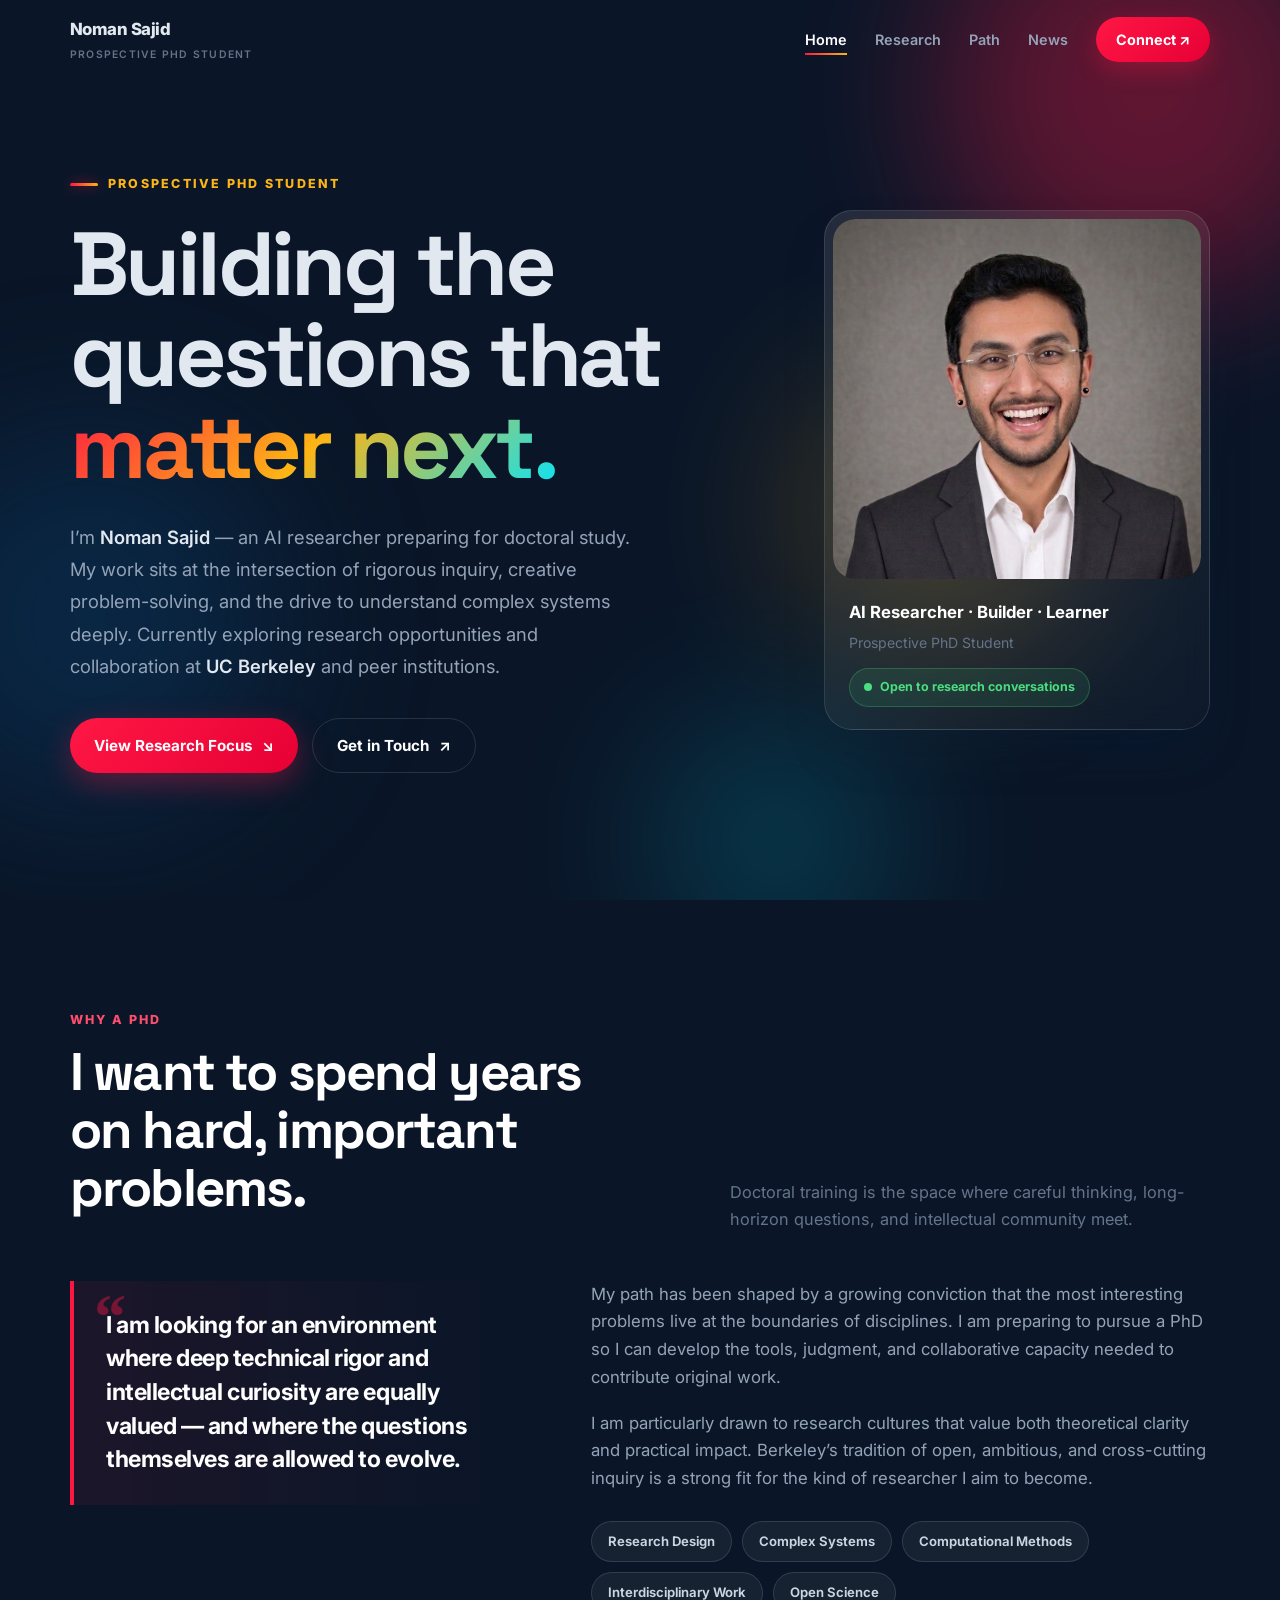
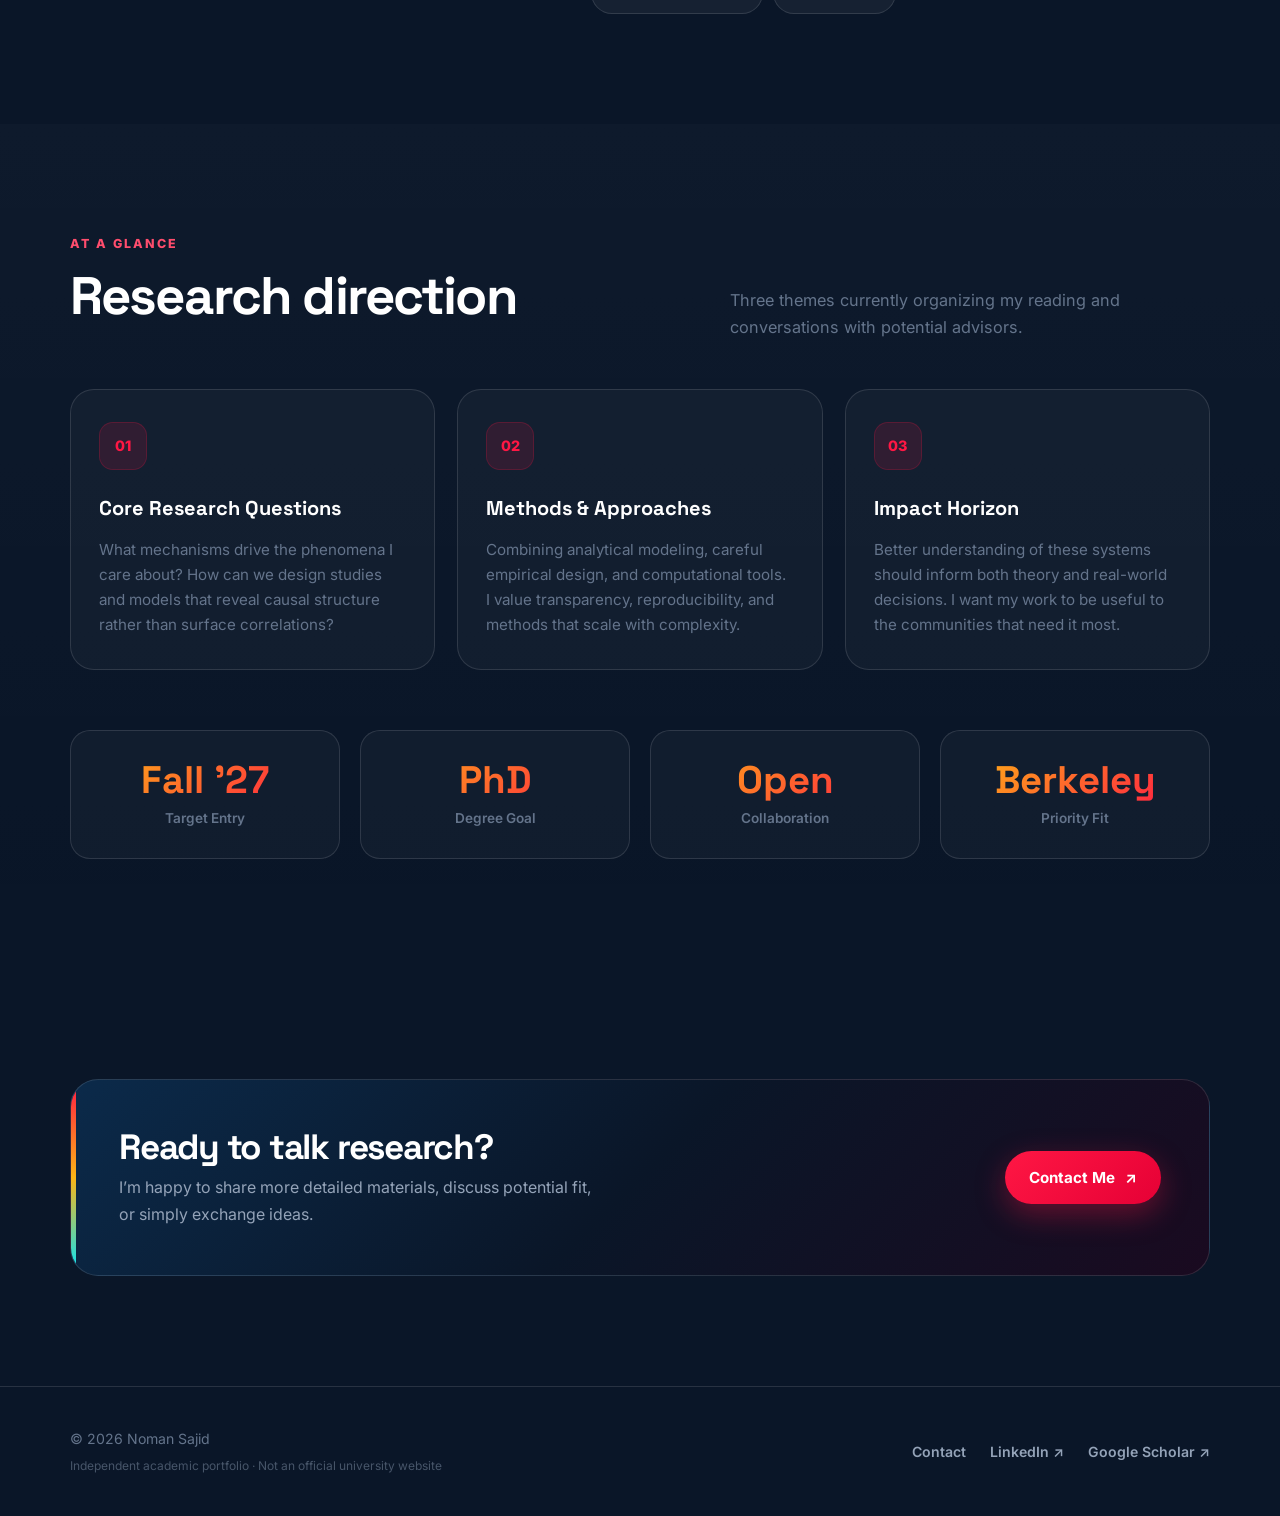
<file: index.html>
<!DOCTYPE html>
<html lang="en">
<head>
  <meta charset="utf-8">
  <meta name="viewport" content="width=device-width, initial-scale=1">
  <meta name="theme-color" content="#0a1628">
  <meta name="description" content="Academic research portfolio of Noman Sajid — Prospective PhD student focused on rigorous inquiry, collaboration, and graduate study.">
  <title>Noman Sajid — Prospective PhD Student</title>
  <link rel="preconnect" href="https://fonts.googleapis.com">
  <link rel="preconnect" href="https://fonts.gstatic.com" crossorigin>
  <link href="https://fonts.googleapis.com/css2?family=Inter:wght@400;500;600;700;800;900&family=Space+Grotesk:wght@500;600;700&display=swap" rel="stylesheet">
  <link rel="stylesheet" href="styles.css">
</head>
<body>
  <div class="bg-orbs" aria-hidden="true">
    <div class="orb orb-1"></div>
    <div class="orb orb-2"></div>
    <div class="orb orb-3"></div>
    <div class="orb orb-4"></div>
  </div>

  <header class="topbar" id="topbar">
    <div class="container nav">
      <a class="brand" href="index.html" aria-label="Noman Sajid home">
        <!-- <span class="brand-mark">NS</span> -->
        <span class="brand-name">Noman Sajid<small>Prospective PhD Student</small></span>
      </a>
      <button class="menu-toggle" id="menuToggle" aria-expanded="false" aria-controls="navLinks">Menu</button>
      <nav class="nav-links" id="navLinks" aria-label="Main navigation">
        <a href="index.html" class="active">Home</a>
        <a href="research.html">Research</a>
        <a href="experience.html">Path</a>
        <a href="news.html">News</a>
        <a href="contact.html" class="contact-link">Connect ↗</a>
      </nav>
    </div>
  </header>

  <main>
    <section class="hero" id="home">
      <div class="container hero-grid">
        <div>
          <div class="eyebrow">Prospective PhD Student</div>
          <h1>
            <span class="line">Building the</span>
            <span class="line">questions that</span>
            <span class="line"><span class="accent">matter next.</span></span>
          </h1>
          <p class="hero-copy">
            I’m <strong>Noman Sajid</strong> — an AI researcher preparing for doctoral study.
            My work sits at the intersection of rigorous inquiry, creative problem-solving,
            and the drive to understand complex systems deeply. Currently exploring research
            opportunities and collaboration at <strong>UC Berkeley</strong> and peer institutions.
          </p>
          <div class="hero-actions">
            <a class="btn btn-primary" href="research.html">View Research Focus <span aria-hidden="true">↘</span></a>
            <a class="btn btn-secondary" href="contact.html">Get in Touch <span aria-hidden="true">↗</span></a>
          </div>
        </div>
        <aside class="profile-card" aria-label="Profile">
          <div class="portrait">
            <img src="profile-image.jpeg" alt="Profile Picture">
          </div>
          <div class="portrait-note">
            <strong>AI Researcher · Builder · Learner</strong>
            <span>Prospective PhD Student</span>
            <div class="availability">Open to research conversations</div>
          </div>
        </aside>
      </div>
    </section>

    <section class="section" id="about">
      <div class="container">
        <div class="section-head reveal">
          <div>
            <p class="section-kicker">Why a PhD</p>
            <h2>I want to spend years<br>on hard, important problems.</h2>
          </div>
          <p class="section-intro">Doctoral training is the space where careful thinking, long-horizon questions, and intellectual community meet.</p>
        </div>
        <div class="about-grid">
          <div class="about-statement reveal reveal-delay-1">
            I am looking for an environment where deep technical rigor and intellectual curiosity are equally valued — and where the questions themselves are allowed to evolve.
          </div>
          <div class="about-copy reveal reveal-delay-2">
            <p>
              My path has been shaped by a growing conviction that the most interesting problems live at the boundaries of disciplines.
              I am preparing to pursue a PhD so I can develop the tools, judgment, and collaborative capacity needed to contribute original work.
            </p>
            <p>
              I am particularly drawn to research cultures that value both theoretical clarity and practical impact.
              Berkeley’s tradition of open, ambitious, and cross-cutting inquiry is a strong fit for the kind of researcher I aim to become.
            </p>
            <div class="tag-list" aria-label="Core research interests">
              <span class="tag">Research Design</span>
              <span class="tag">Complex Systems</span>
              <span class="tag">Computational Methods</span>
              <span class="tag">Interdisciplinary Work</span>
              <span class="tag">Open Science</span>
            </div>
          </div>
        </div>
      </div>
    </section>

    <section class="section section-soft">
      <div class="container">
        <div class="section-head reveal">
          <div>
            <p class="section-kicker">At a glance</p>
            <h2>Research direction</h2>
          </div>
          <p class="section-intro">Three themes currently organizing my reading and conversations with potential advisors.</p>
        </div>
        <div class="cards">
          <article class="research-card reveal reveal-delay-1">
            <div class="card-number">01</div>
            <h3>Core Research Questions</h3>
            <p>What mechanisms drive the phenomena I care about? How can we design studies and models that reveal causal structure rather than surface correlations?</p>
          </article>
          <article class="research-card reveal reveal-delay-2">
            <div class="card-number">02</div>
            <h3>Methods & Approaches</h3>
            <p>Combining analytical modeling, careful empirical design, and computational tools. I value transparency, reproducibility, and methods that scale with complexity.</p>
          </article>
          <article class="research-card reveal reveal-delay-3">
            <div class="card-number">03</div>
            <h3>Impact Horizon</h3>
            <p>Better understanding of these systems should inform both theory and real-world decisions. I want my work to be useful to the communities that need it most.</p>
          </article>
        </div>
        <div class="stats">
          <div class="stat-card reveal"><div class="stat-num">Fall ’27</div><div class="stat-label">Target Entry</div></div>
          <div class="stat-card reveal reveal-delay-1"><div class="stat-num">PhD</div><div class="stat-label">Degree Goal</div></div>
          <div class="stat-card reveal reveal-delay-2"><div class="stat-num">Open</div><div class="stat-label">Collaboration</div></div>
          <div class="stat-card reveal reveal-delay-3"><div class="stat-num">Berkeley</div><div class="stat-label">Priority Fit</div></div>
        </div>
      </div>
    </section>
<!--
    <section class="section" id="latest-news">
      <div class="container">
        <div class="section-head reveal">
          <div>
            <p class="section-kicker">Updates</p>
            <h2>Latest news</h2>
          </div>
          <p class="section-intro">Recent notes on the path toward doctoral study and research conversations.</p>
        </div>
        <div class="cards">
          <article class="research-card news-card reveal reveal-delay-1">
            <time class="news-date" datetime="2026-10-01">October 1, 2026</time>
            <h3>Opening PhD applications for Fall 2027</h3>
            <p>Beginning formal outreach to potential advisors and refining the research statement around complex systems and computational methods.</p>
            <a class="news-link" href="news-phd-applications.html">Read more <span aria-hidden="true">→</span></a>
          </article>
          <article class="research-card news-card reveal reveal-delay-2">
            <time class="news-date" datetime="2026-09-12">September 12, 2026</time>
            <h3>Notes on AI and complex systems</h3>
            <p>Reflecting on how modern AI methods can help probe mechanism and structure in high-dimensional systems rather than only prediction.</p>
            <a class="news-link" href="news-ai-complex-systems.html">Read more <span aria-hidden="true">→</span></a>
          </article>
          <article class="research-card news-card reveal reveal-delay-3">
            <time class="news-date" datetime="2026-08-20">August 20, 2026</time>
            <h3>Commitment to open research practice</h3>
            <p>Documenting early habits around transparency, pre-registration where appropriate, and sharing code and data when possible.</p>
            <a class="news-link" href="news-open-science.html">Read more <span aria-hidden="true">→</span></a>
          </article>
        </div>
        <div class="news-all-wrap reveal">
          <a class="btn btn-secondary" href="news.html">See all News <span aria-hidden="true">↗</span></a>
        </div>
      </div>
    </section>
-->
    <section class="section">
      <div class="container">
        <div class="cta-banner reveal">
          <div>
            <h2>Ready to talk research?</h2>
            <p>I’m happy to share more detailed materials, discuss potential fit, or simply exchange ideas.</p>
          </div>
          <a class="btn btn-primary" href="contact.html">Contact Me <span aria-hidden="true">↗</span></a>
        </div>
      </div>
    </section>
  </main>

  <footer>
    <div class="container footer-inner">
      <div>
        © <span id="year">2026</span> Noman Sajid
        <div class="edit-note">Independent academic portfolio · Not an official university website</div>
      </div>
      <div class="footer-links">
        <a href="contact.html">Contact</a>
        <a href="https://www.linkedin.com/in/omgns/" target="_blank" rel="noreferrer">LinkedIn ↗</a>
        <a href="https://scholar.google.com/" target="_blank" rel="noreferrer">Google Scholar ↗</a>
      </div>
    </div>
  </footer>
  <script src="main.js"></script>
</body>
</html>
</file>
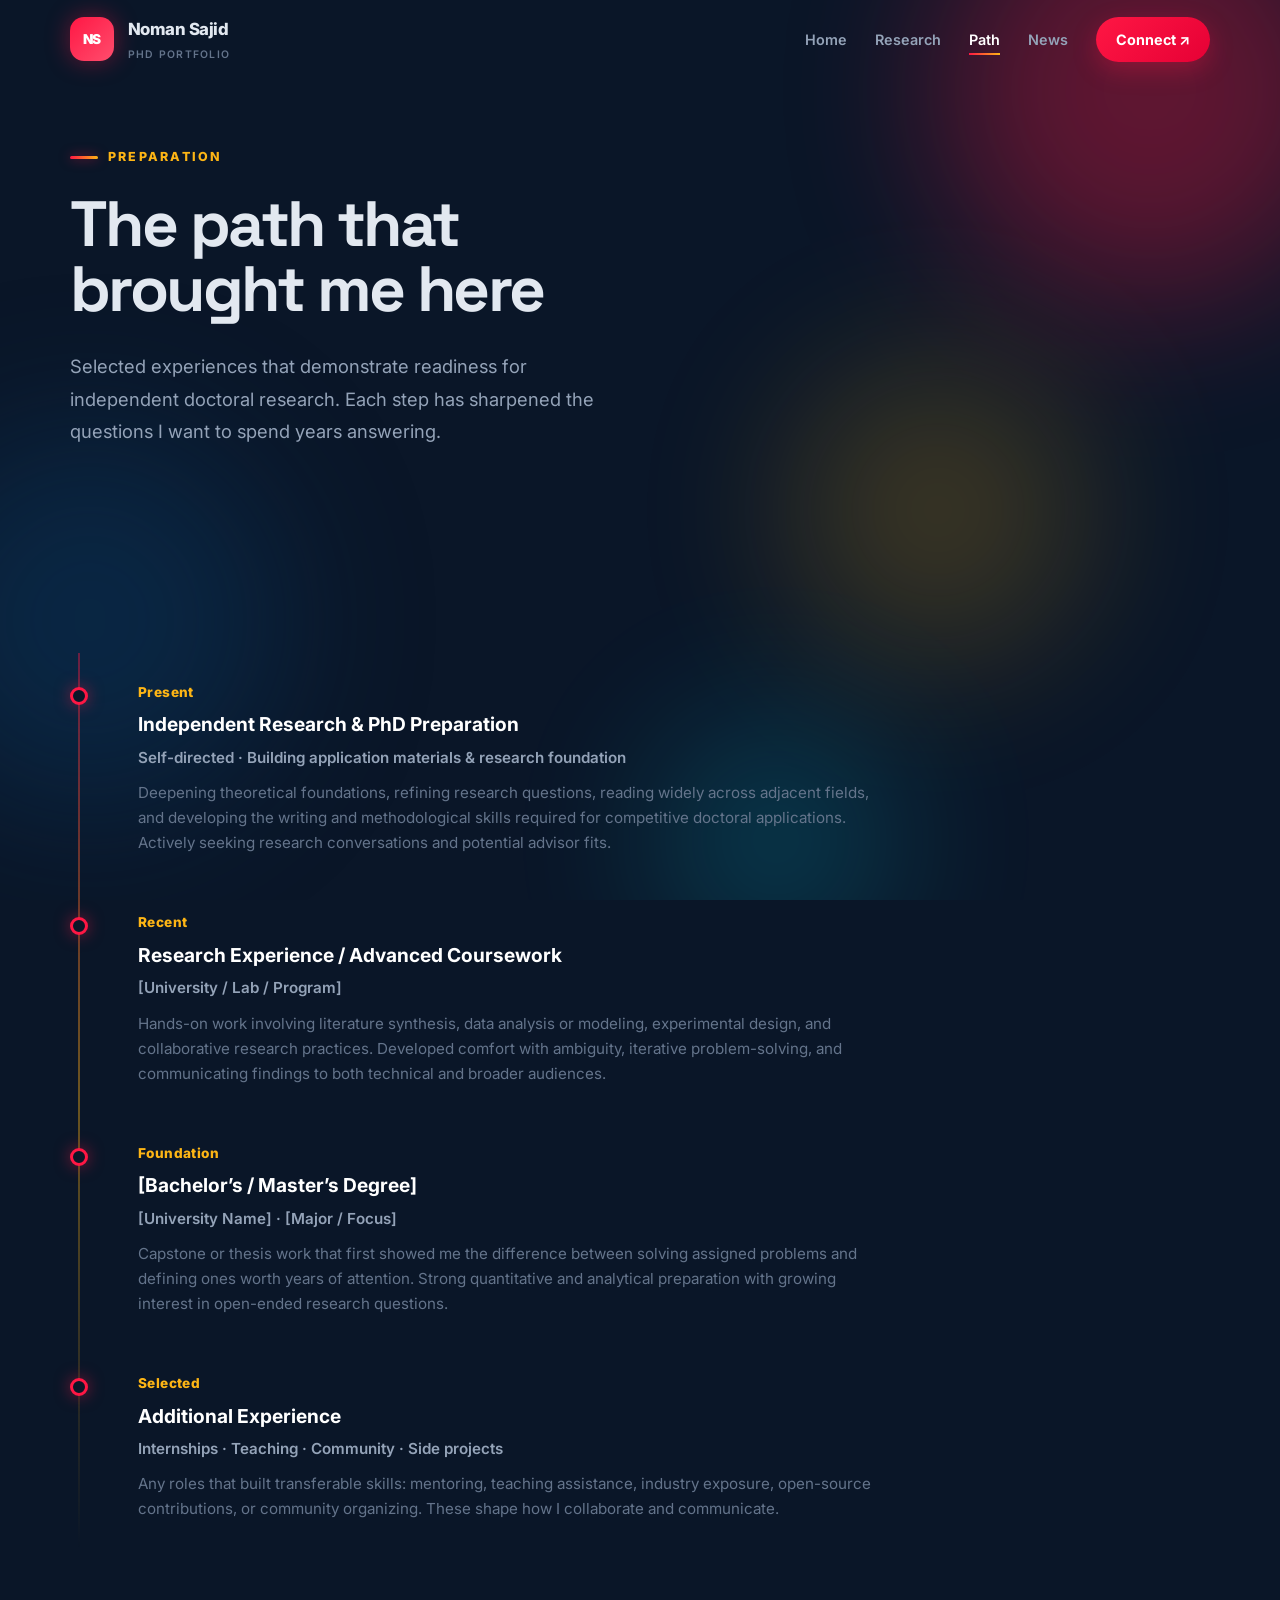
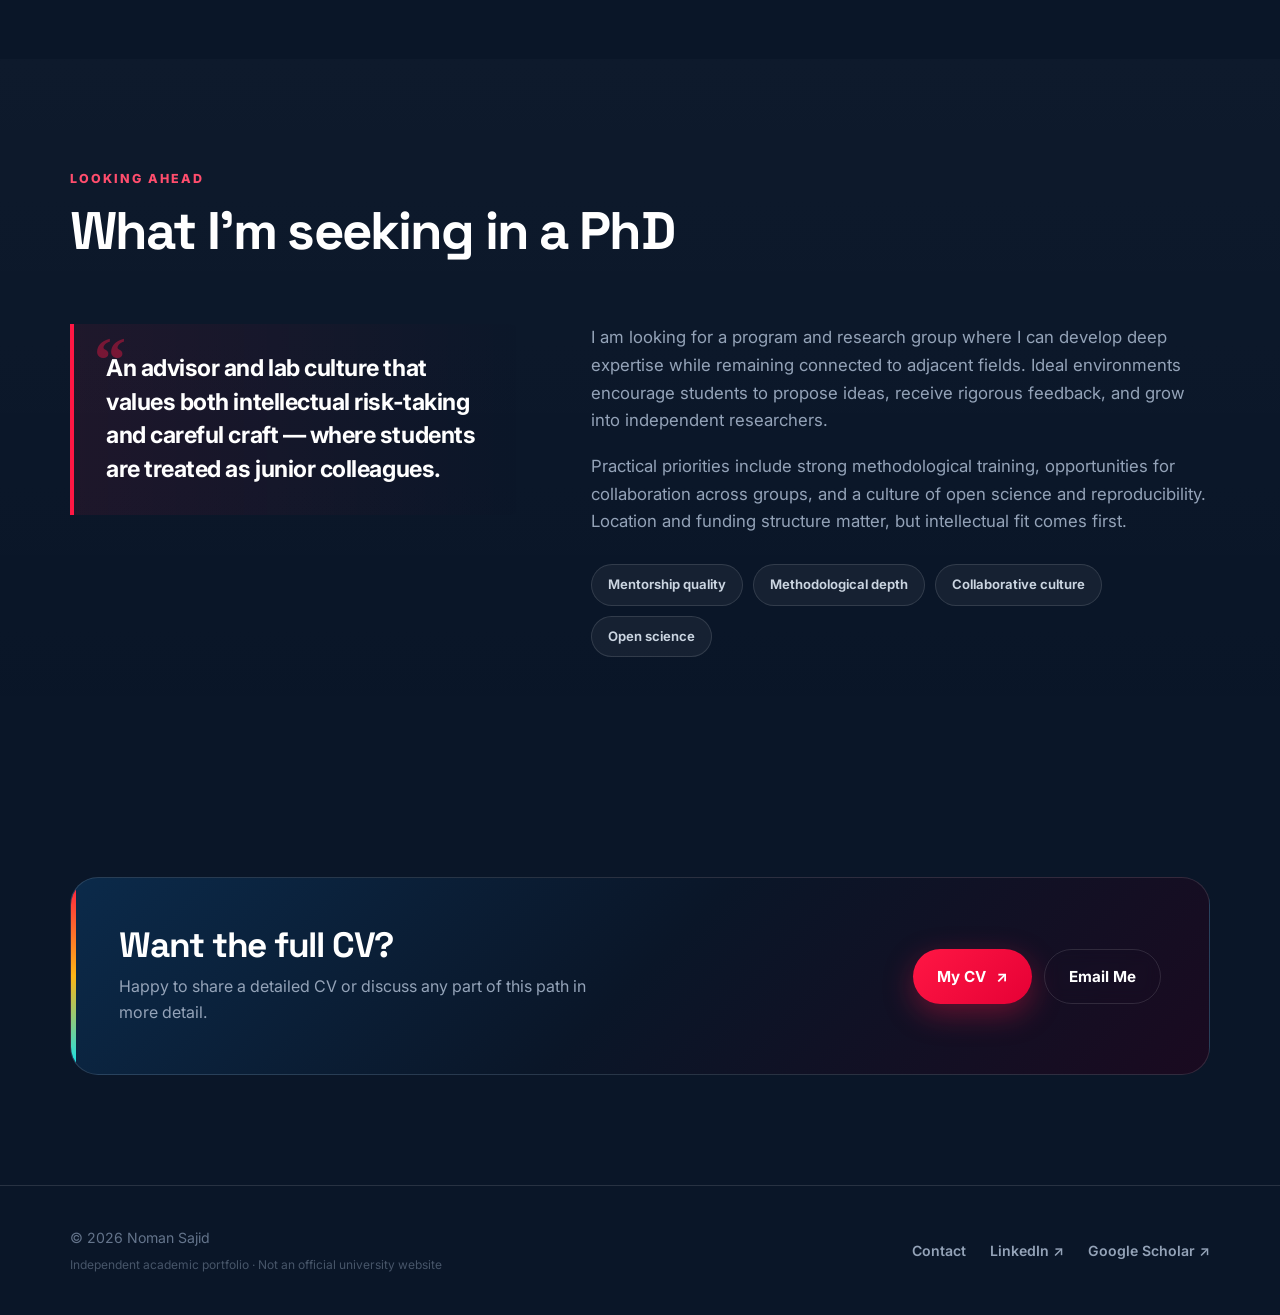
<file: experience.html>
<!DOCTYPE html>
<html lang="en">
<head>
  <meta charset="utf-8">
  <meta name="viewport" content="width=device-width, initial-scale=1">
  <meta name="theme-color" content="#0a1628">
  <meta name="description" content="Education, research experience, and preparation path of Noman Sajid — Prospective PhD student.">
  <title>Path — Noman Sajid</title>
  <link rel="preconnect" href="https://fonts.googleapis.com">
  <link rel="preconnect" href="https://fonts.gstatic.com" crossorigin>
  <link href="https://fonts.googleapis.com/css2?family=Inter:wght@400;500;600;700;800;900&family=Space+Grotesk:wght@500;600;700&display=swap" rel="stylesheet">
  <link rel="stylesheet" href="styles.css">
</head>
<body>
  <div class="bg-orbs" aria-hidden="true">
    <div class="orb orb-1"></div>
    <div class="orb orb-2"></div>
    <div class="orb orb-3"></div>
    <div class="orb orb-4"></div>
  </div>

  <header class="topbar" id="topbar">
    <div class="container nav">
      <a class="brand" href="index.html" aria-label="Noman Sajid home">
        <span class="brand-mark">NS</span>
        <span class="brand-name">Noman Sajid<small>PhD Portfolio</small></span>
      </a>
      <button class="menu-toggle" id="menuToggle" aria-expanded="false" aria-controls="navLinks">Menu</button>
      <nav class="nav-links" id="navLinks" aria-label="Main navigation">
        <a href="index.html">Home</a>
        <a href="research.html">Research</a>
        <a href="experience.html" class="active">Path</a>
        <a href="news.html">News</a>
        <a href="contact.html" class="contact-link">Connect ↗</a>
      </nav>
    </div>
  </header>

  <main>
    <section class="hero hero-compact">
      <div class="container">
        <div class="eyebrow">Preparation</div>
        <h1 class="page-title">The path that<br>brought me here</h1>
        <p class="hero-copy" style="animation-delay:0.45s">
          Selected experiences that demonstrate readiness for independent doctoral research.
          Each step has sharpened the questions I want to spend years answering.
        </p>
      </div>
    </section>

    <section class="section">
      <div class="container">
        <div class="timeline">
          <article class="timeline-item reveal">
            <div class="timeline-dot"></div>
            <div>
              <div class="timeline-date">Present</div>
              <h3>Independent Research & PhD Preparation</h3>
              <div class="org">Self-directed · Building application materials & research foundation</div>
              <p>
                Deepening theoretical foundations, refining research questions, reading widely across adjacent fields,
                and developing the writing and methodological skills required for competitive doctoral applications.
                Actively seeking research conversations and potential advisor fits.
              </p>
            </div>
          </article>
          <article class="timeline-item reveal reveal-delay-1">
            <div class="timeline-dot"></div>
            <div>
              <div class="timeline-date">Recent</div>
              <h3>Research Experience / Advanced Coursework</h3>
              <div class="org">[University / Lab / Program]</div>
              <p>
                Hands-on work involving literature synthesis, data analysis or modeling, experimental design,
                and collaborative research practices. Developed comfort with ambiguity, iterative problem-solving,
                and communicating findings to both technical and broader audiences.
              </p>
            </div>
          </article>
          <article class="timeline-item reveal reveal-delay-2">
            <div class="timeline-dot"></div>
            <div>
              <div class="timeline-date">Foundation</div>
              <h3>[Bachelor’s / Master’s Degree]</h3>
              <div class="org">[University Name] · [Major / Focus]</div>
              <p>
                Capstone or thesis work that first showed me the difference between solving assigned problems
                and defining ones worth years of attention. Strong quantitative and analytical preparation
                with growing interest in open-ended research questions.
              </p>
            </div>
          </article>
          <article class="timeline-item reveal reveal-delay-3">
            <div class="timeline-dot"></div>
            <div>
              <div class="timeline-date">Selected</div>
              <h3>Additional Experience</h3>
              <div class="org">Internships · Teaching · Community · Side projects</div>
              <p>
                Any roles that built transferable skills: mentoring, teaching assistance, industry exposure,
                open-source contributions, or community organizing. These shape how I collaborate and communicate.
              </p>
            </div>
          </article>
        </div>
      </div>
    </section>

    <section class="section section-soft">
      <div class="container">
        <div class="section-head reveal">
          <div>
            <p class="section-kicker">Looking ahead</p>
            <h2>What I’m seeking in a PhD</h2>
          </div>
        </div>
        <div class="about-grid">
          <div class="about-statement reveal">
            An advisor and lab culture that values both intellectual risk-taking and careful craft — where students are treated as junior colleagues.
          </div>
          <div class="about-copy reveal reveal-delay-1">
            <p>
              I am looking for a program and research group where I can develop deep expertise while remaining
              connected to adjacent fields. Ideal environments encourage students to propose ideas, receive
              rigorous feedback, and grow into independent researchers.
            </p>
            <p>
              Practical priorities include strong methodological training, opportunities for collaboration
              across groups, and a culture of open science and reproducibility. Location and funding structure
              matter, but intellectual fit comes first.
            </p>
            <div class="tag-list">
              <span class="tag">Mentorship quality</span>
              <span class="tag">Methodological depth</span>
              <span class="tag">Collaborative culture</span>
              <span class="tag">Open science</span>
            </div>
          </div>
        </div>
      </div>
    </section>

    <section class="section">
      <div class="container">
        <div class="cta-banner reveal">
          <div>
            <h2>Want the full CV?</h2>
            <p>Happy to share a detailed CV or discuss any part of this path in more detail.</p>
          </div>
          <div style="display:flex;gap:12px;flex-wrap:wrap;">
            <a class="btn btn-primary" href="Noman Sajid - CV.pdf">My CV <span aria-hidden="true">↗</span></a>
            <a class="btn btn-secondary" href="mailto:nomansajidyt1@gmail.com">Email Me</a>
          </div>
        </div>
      </div>
    </section>
  </main>

  <footer>
    <div class="container footer-inner">
      <div>
        © <span id="year">2026</span> Noman Sajid
        <div class="edit-note">Independent academic portfolio · Not an official university website</div>
      </div>
      <div class="footer-links">
        <a href="contact.html">Contact</a>
        <a href="https://www.linkedin.com/in/omgns/" target="_blank" rel="noreferrer">LinkedIn ↗</a>
        <a href="https://scholar.google.com/" target="_blank" rel="noreferrer">Google Scholar ↗</a>
      </div>
    </div>
  </footer>
  <script src="main.js"></script>
</body>
</html>
</file>
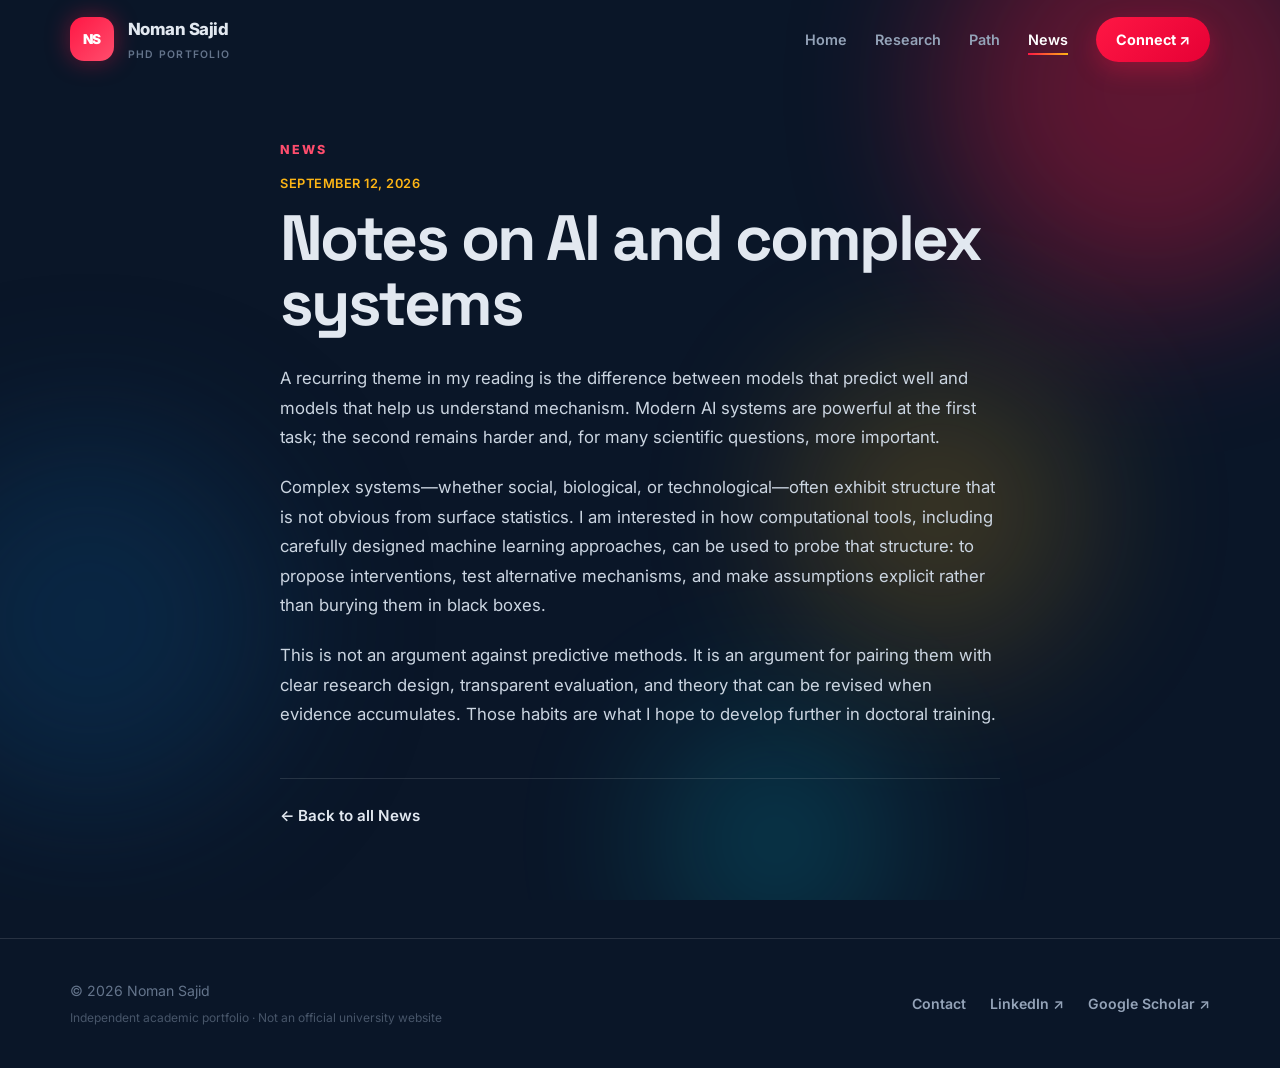
<file: news-ai-complex-systems.html>
<!DOCTYPE html>
<html lang="en">
<head>
  <meta charset="utf-8">
  <meta name="viewport" content="width=device-width, initial-scale=1">
  <meta name="theme-color" content="#0a1628">
  <meta name="description" content="Notes on AI and complex systems — Noman Sajid">
  <title>Notes on AI and complex systems — Noman Sajid</title>
  <link rel="preconnect" href="https://fonts.googleapis.com">
  <link rel="preconnect" href="https://fonts.gstatic.com" crossorigin>
  <link href="https://fonts.googleapis.com/css2?family=Inter:wght@400;500;600;700;800;900&family=Space+Grotesk:wght@500;600;700&display=swap" rel="stylesheet">
  <link rel="stylesheet" href="styles.css">
</head>
<body>
  <div class="bg-orbs" aria-hidden="true">
    <div class="orb orb-1"></div>
    <div class="orb orb-2"></div>
    <div class="orb orb-3"></div>
    <div class="orb orb-4"></div>
  </div>

  <header class="topbar" id="topbar">
    <div class="container nav">
      <a class="brand" href="index.html" aria-label="Noman Sajid home">
        <span class="brand-mark">NS</span>
        <span class="brand-name">Noman Sajid<small>PhD Portfolio</small></span>
      </a>
      <button class="menu-toggle" id="menuToggle" aria-expanded="false" aria-controls="navLinks">Menu</button>
      <nav class="nav-links" id="navLinks" aria-label="Main navigation">
        <a href="index.html">Home</a>
        <a href="research.html">Research</a>
        <a href="experience.html">Path</a>
        <a href="news.html" class="active">News</a>
        <a href="contact.html" class="contact-link">Connect ↗</a>
      </nav>
    </div>
  </header>

  <main>
    <article class="section news-article">
      <div class="container news-article-inner">
        <p class="section-kicker"><a href="news.html">News</a></p>
        <time class="news-date" datetime="2026-09-12">September 12, 2026</time>
        <h1 class="page-title">Notes on AI and complex systems</h1>
        <div class="news-body">
          <p>
            A recurring theme in my reading is the difference between models that predict well and models that
            help us understand mechanism. Modern AI systems are powerful at the first task; the second remains
            harder and, for many scientific questions, more important.
          </p>
          <p>
            Complex systems—whether social, biological, or technological—often exhibit structure that is not
            obvious from surface statistics. I am interested in how computational tools, including carefully
            designed machine learning approaches, can be used to probe that structure: to propose interventions,
            test alternative mechanisms, and make assumptions explicit rather than burying them in black boxes.
          </p>
          <p>
            This is not an argument against predictive methods. It is an argument for pairing them with clear
            research design, transparent evaluation, and theory that can be revised when evidence accumulates.
            Those habits are what I hope to develop further in doctoral training.
          </p>
        </div>
        <p class="news-back"><a href="news.html">← Back to all News</a></p>
      </div>
    </article>
  </main>

  <footer>
    <div class="container footer-inner">
      <div>
        © <span id="year">2026</span> Noman Sajid
        <div class="edit-note">Independent academic portfolio · Not an official university website</div>
      </div>
      <div class="footer-links">
        <a href="contact.html">Contact</a>
        <a href="https://www.linkedin.com/in/omgns/" target="_blank" rel="noreferrer">LinkedIn ↗</a>
        <a href="https://scholar.google.com/" target="_blank" rel="noreferrer">Google Scholar ↗</a>
      </div>
    </div>
  </footer>
  <script src="main.js"></script>
</body>
</html>
</file>
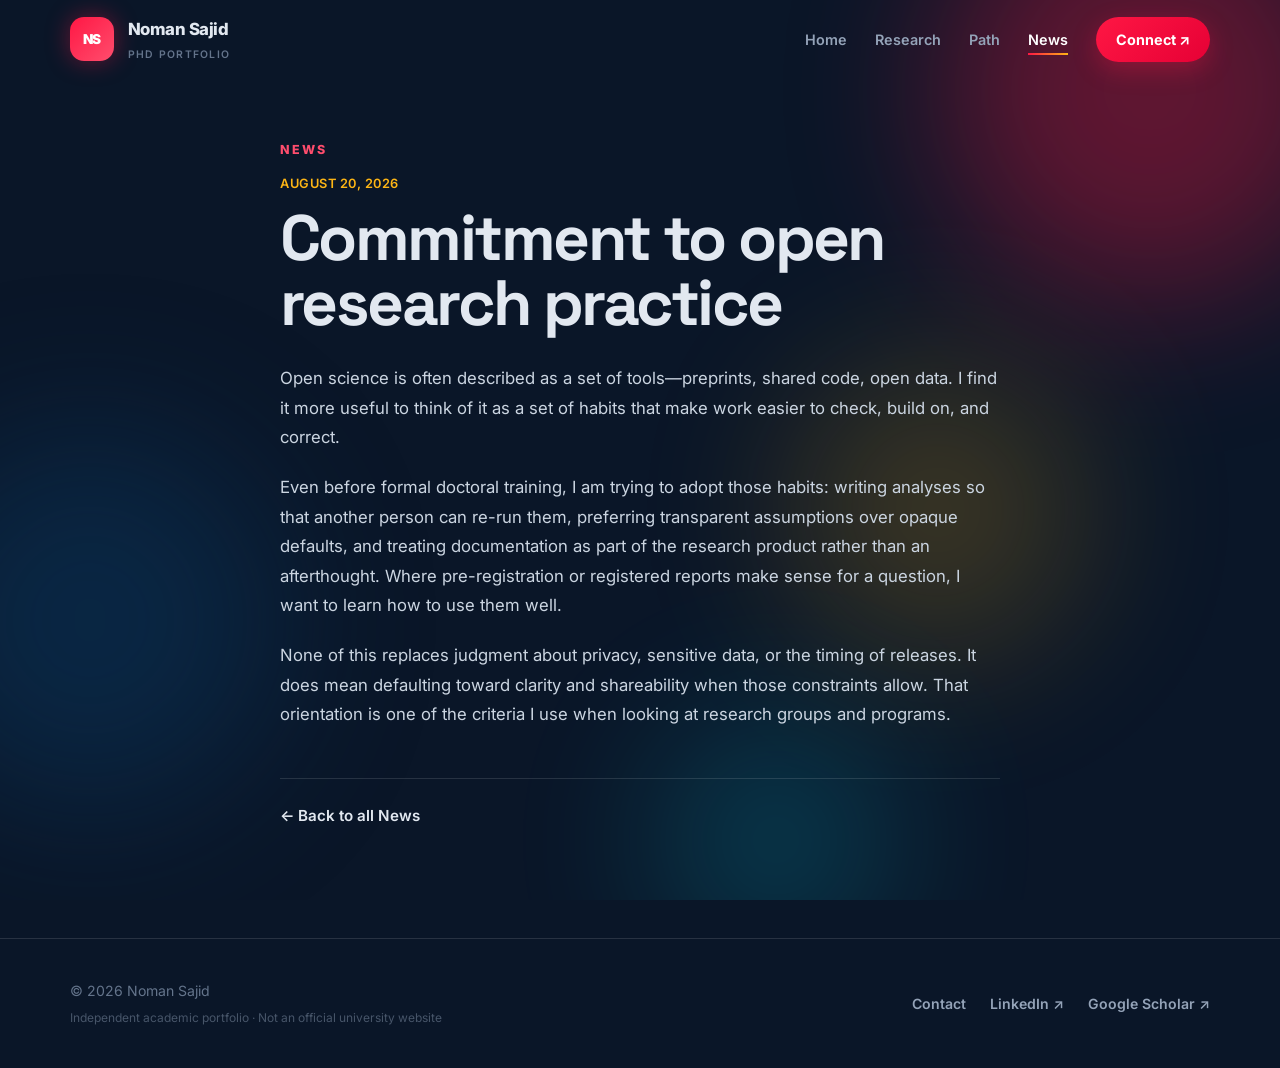
<file: news-open-science.html>
<!DOCTYPE html>
<html lang="en">
<head>
  <meta charset="utf-8">
  <meta name="viewport" content="width=device-width, initial-scale=1">
  <meta name="theme-color" content="#0a1628">
  <meta name="description" content="Commitment to open research practice — Noman Sajid">
  <title>Commitment to open research practice — Noman Sajid</title>
  <link rel="preconnect" href="https://fonts.googleapis.com">
  <link rel="preconnect" href="https://fonts.gstatic.com" crossorigin>
  <link href="https://fonts.googleapis.com/css2?family=Inter:wght@400;500;600;700;800;900&family=Space+Grotesk:wght@500;600;700&display=swap" rel="stylesheet">
  <link rel="stylesheet" href="styles.css">
</head>
<body>
  <div class="bg-orbs" aria-hidden="true">
    <div class="orb orb-1"></div>
    <div class="orb orb-2"></div>
    <div class="orb orb-3"></div>
    <div class="orb orb-4"></div>
  </div>

  <header class="topbar" id="topbar">
    <div class="container nav">
      <a class="brand" href="index.html" aria-label="Noman Sajid home">
        <span class="brand-mark">NS</span>
        <span class="brand-name">Noman Sajid<small>PhD Portfolio</small></span>
      </a>
      <button class="menu-toggle" id="menuToggle" aria-expanded="false" aria-controls="navLinks">Menu</button>
      <nav class="nav-links" id="navLinks" aria-label="Main navigation">
        <a href="index.html">Home</a>
        <a href="research.html">Research</a>
        <a href="experience.html">Path</a>
        <a href="news.html" class="active">News</a>
        <a href="contact.html" class="contact-link">Connect ↗</a>
      </nav>
    </div>
  </header>

  <main>
    <article class="section news-article">
      <div class="container news-article-inner">
        <p class="section-kicker"><a href="news.html">News</a></p>
        <time class="news-date" datetime="2026-08-20">August 20, 2026</time>
        <h1 class="page-title">Commitment to open research practice</h1>
        <div class="news-body">
          <p>
            Open science is often described as a set of tools—preprints, shared code, open data.
            I find it more useful to think of it as a set of habits that make work easier to check,
            build on, and correct.
          </p>
          <p>
            Even before formal doctoral training, I am trying to adopt those habits: writing analyses
            so that another person can re-run them, preferring transparent assumptions over opaque
            defaults, and treating documentation as part of the research product rather than an
            afterthought. Where pre-registration or registered reports make sense for a question,
            I want to learn how to use them well.
          </p>
          <p>
            None of this replaces judgment about privacy, sensitive data, or the timing of releases.
            It does mean defaulting toward clarity and shareability when those constraints allow.
            That orientation is one of the criteria I use when looking at research groups and programs.
          </p>
        </div>
        <p class="news-back"><a href="news.html">← Back to all News</a></p>
      </div>
    </article>
  </main>

  <footer>
    <div class="container footer-inner">
      <div>
        © <span id="year">2026</span> Noman Sajid
        <div class="edit-note">Independent academic portfolio · Not an official university website</div>
      </div>
      <div class="footer-links">
        <a href="contact.html">Contact</a>
        <a href="https://www.linkedin.com/in/omgns/" target="_blank" rel="noreferrer">LinkedIn ↗</a>
        <a href="https://scholar.google.com/" target="_blank" rel="noreferrer">Google Scholar ↗</a>
      </div>
    </div>
  </footer>
  <script src="main.js"></script>
</body>
</html>
</file>
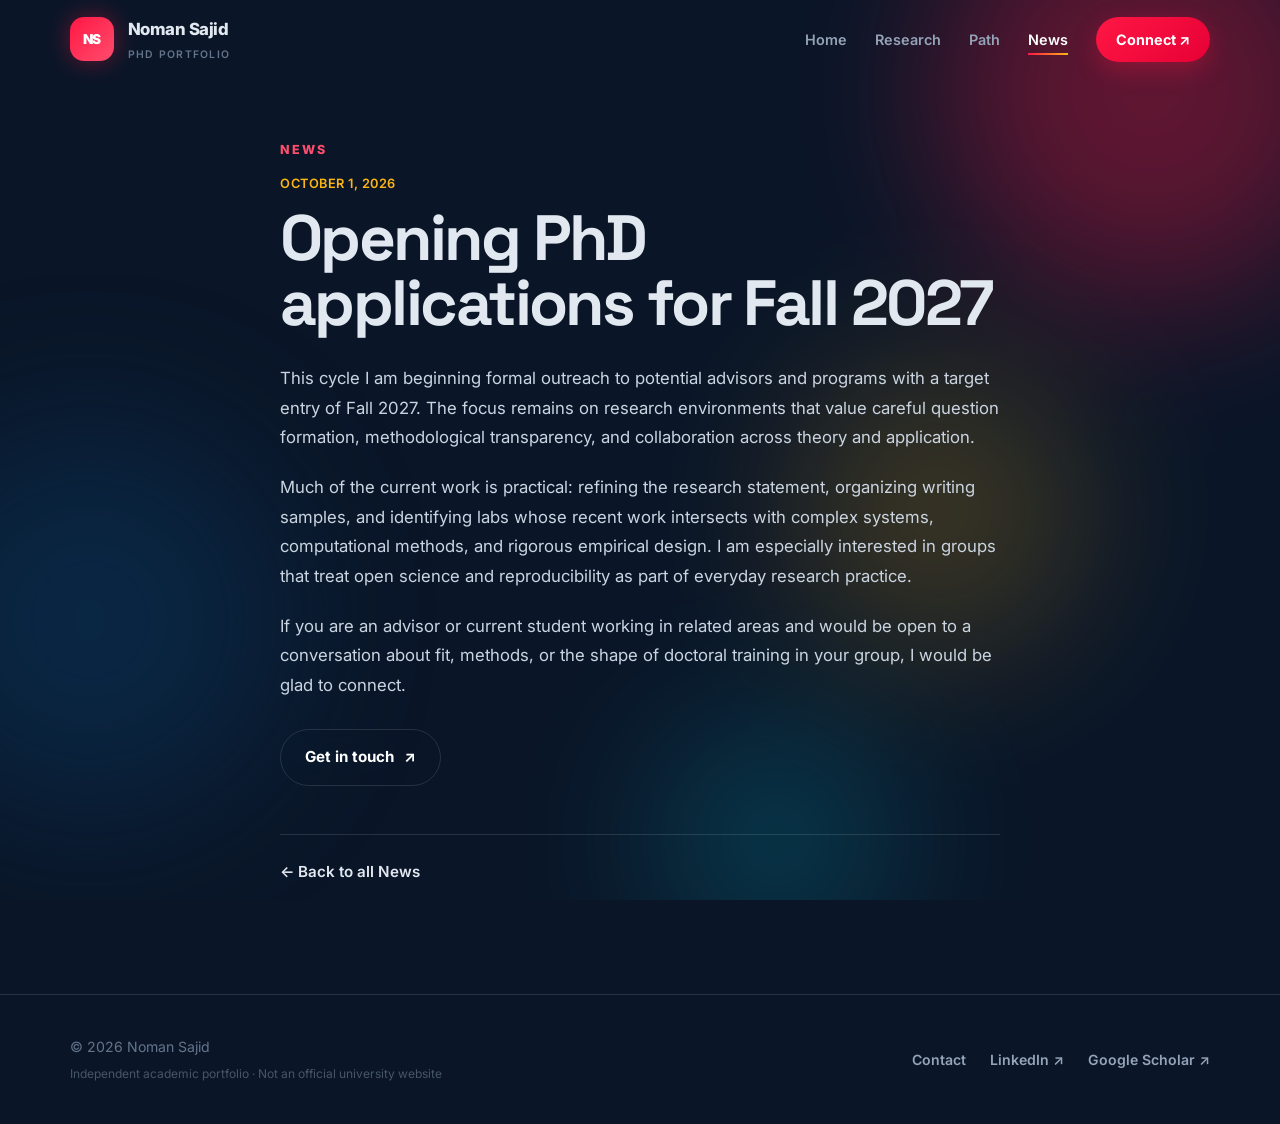
<file: news-phd-applications.html>
<!DOCTYPE html>
<html lang="en">
<head>
  <meta charset="utf-8">
  <meta name="viewport" content="width=device-width, initial-scale=1">
  <meta name="theme-color" content="#0a1628">
  <meta name="description" content="Opening PhD applications for Fall 2027 — Noman Sajid">
  <title>Opening PhD applications for Fall 2027 — Noman Sajid</title>
  <link rel="preconnect" href="https://fonts.googleapis.com">
  <link rel="preconnect" href="https://fonts.gstatic.com" crossorigin>
  <link href="https://fonts.googleapis.com/css2?family=Inter:wght@400;500;600;700;800;900&family=Space+Grotesk:wght@500;600;700&display=swap" rel="stylesheet">
  <link rel="stylesheet" href="styles.css">
</head>
<body>
  <div class="bg-orbs" aria-hidden="true">
    <div class="orb orb-1"></div>
    <div class="orb orb-2"></div>
    <div class="orb orb-3"></div>
    <div class="orb orb-4"></div>
  </div>

  <header class="topbar" id="topbar">
    <div class="container nav">
      <a class="brand" href="index.html" aria-label="Noman Sajid home">
        <span class="brand-mark">NS</span>
        <span class="brand-name">Noman Sajid<small>PhD Portfolio</small></span>
      </a>
      <button class="menu-toggle" id="menuToggle" aria-expanded="false" aria-controls="navLinks">Menu</button>
      <nav class="nav-links" id="navLinks" aria-label="Main navigation">
        <a href="index.html">Home</a>
        <a href="research.html">Research</a>
        <a href="experience.html">Path</a>
        <a href="news.html" class="active">News</a>
        <a href="contact.html" class="contact-link">Connect ↗</a>
      </nav>
    </div>
  </header>

  <main>
    <article class="section news-article">
      <div class="container news-article-inner">
        <p class="section-kicker"><a href="news.html">News</a></p>
        <time class="news-date" datetime="2026-10-01">October 1, 2026</time>
        <h1 class="page-title">Opening PhD applications for Fall 2027</h1>
        <div class="news-body">
          <p>
            This cycle I am beginning formal outreach to potential advisors and programs with a target entry of Fall 2027.
            The focus remains on research environments that value careful question formation, methodological transparency,
            and collaboration across theory and application.
          </p>
          <p>
            Much of the current work is practical: refining the research statement, organizing writing samples,
            and identifying labs whose recent work intersects with complex systems, computational methods, and
            rigorous empirical design. I am especially interested in groups that treat open science and
            reproducibility as part of everyday research practice.
          </p>
          <p>
            If you are an advisor or current student working in related areas and would be open to a conversation
            about fit, methods, or the shape of doctoral training in your group, I would be glad to connect.
          </p>
          <p>
            <a class="btn btn-secondary" href="contact.html">Get in touch <span aria-hidden="true">↗</span></a>
          </p>
        </div>
        <p class="news-back"><a href="news.html">← Back to all News</a></p>
      </div>
    </article>
  </main>

  <footer>
    <div class="container footer-inner">
      <div>
        © <span id="year">2026</span> Noman Sajid
        <div class="edit-note">Independent academic portfolio · Not an official university website</div>
      </div>
      <div class="footer-links">
        <a href="contact.html">Contact</a>
        <a href="https://www.linkedin.com/in/omgns/" target="_blank" rel="noreferrer">LinkedIn ↗</a>
        <a href="https://scholar.google.com/" target="_blank" rel="noreferrer">Google Scholar ↗</a>
      </div>
    </div>
  </footer>
  <script src="main.js"></script>
</body>
</html>
</file>
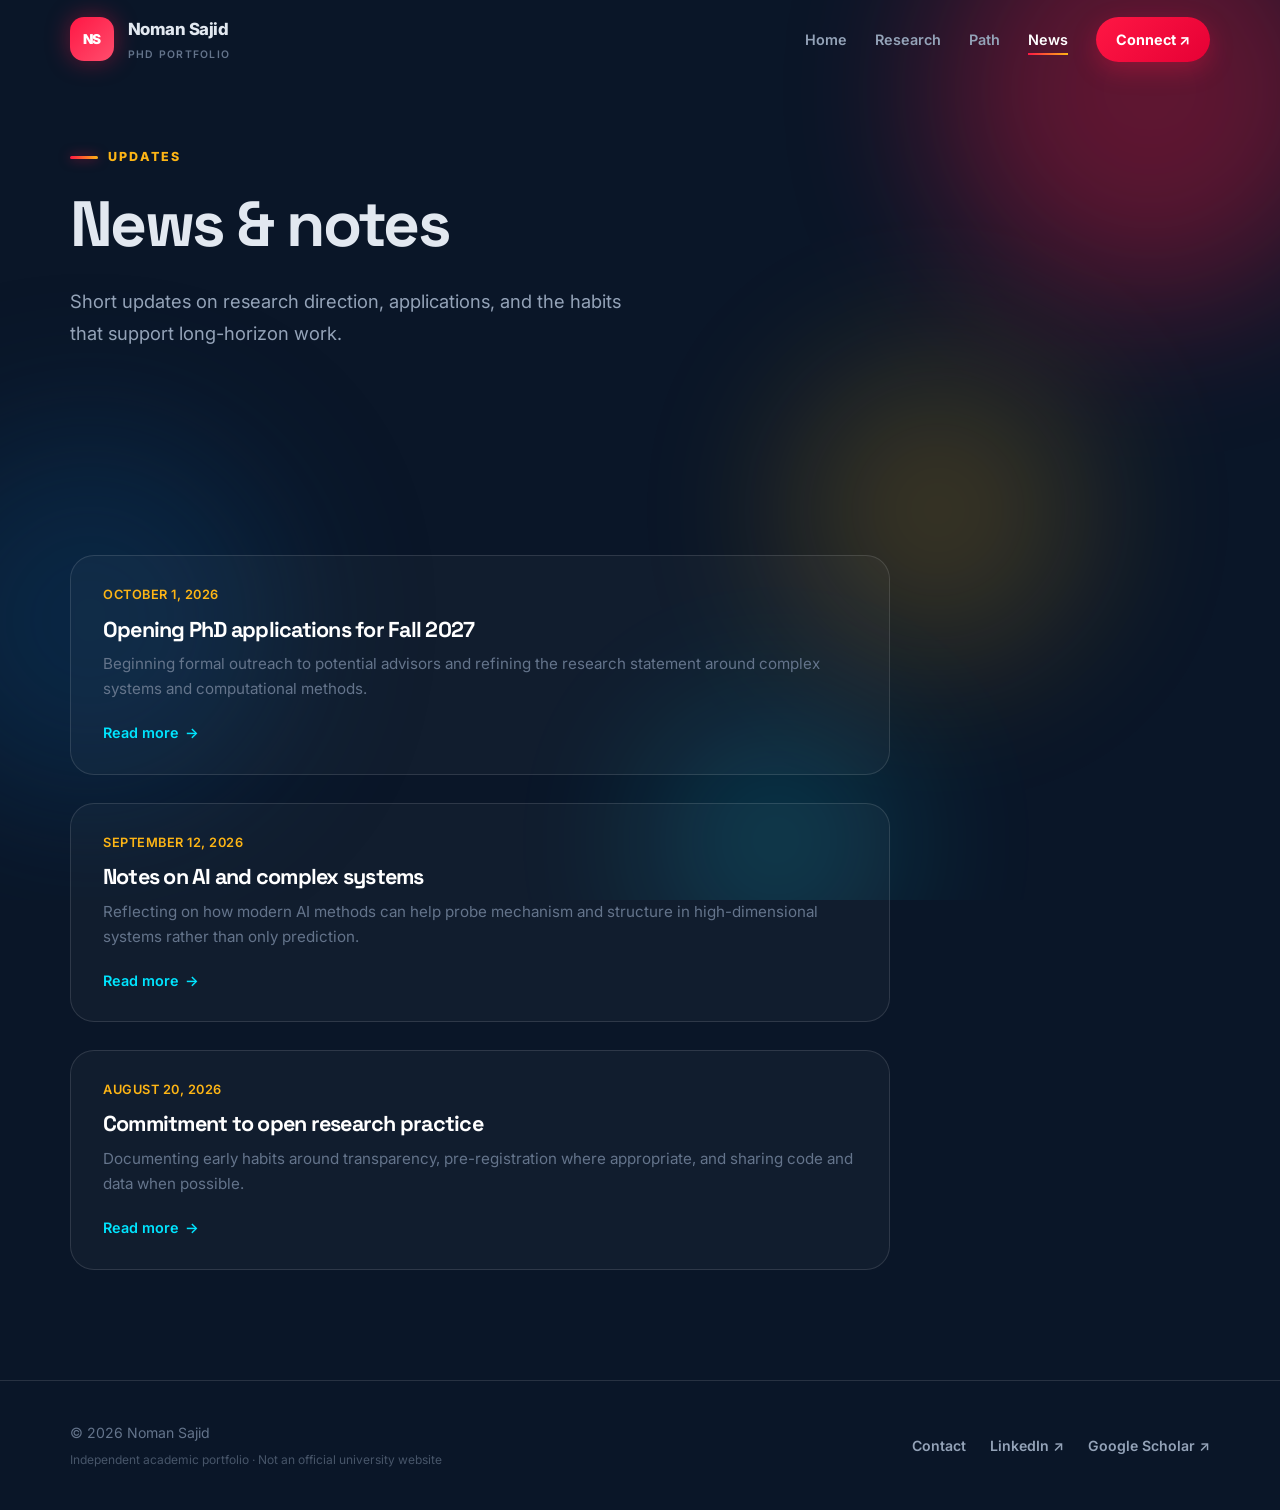
<file: news.html>
<!DOCTYPE html>
<html lang="en">
<head>
  <meta charset="utf-8">
  <meta name="viewport" content="width=device-width, initial-scale=1">
  <meta name="theme-color" content="#0a1628">
  <meta name="description" content="News and updates from Noman Sajid — Prospective PhD student.">
  <title>News — Noman Sajid</title>
  <link rel="preconnect" href="https://fonts.googleapis.com">
  <link rel="preconnect" href="https://fonts.gstatic.com" crossorigin>
  <link href="https://fonts.googleapis.com/css2?family=Inter:wght@400;500;600;700;800;900&family=Space+Grotesk:wght@500;600;700&display=swap" rel="stylesheet">
  <link rel="stylesheet" href="styles.css">
</head>
<body>
  <div class="bg-orbs" aria-hidden="true">
    <div class="orb orb-1"></div>
    <div class="orb orb-2"></div>
    <div class="orb orb-3"></div>
    <div class="orb orb-4"></div>
  </div>

  <header class="topbar" id="topbar">
    <div class="container nav">
      <a class="brand" href="index.html" aria-label="Noman Sajid home">
        <span class="brand-mark">NS</span>
        <span class="brand-name">Noman Sajid<small>PhD Portfolio</small></span>
      </a>
      <button class="menu-toggle" id="menuToggle" aria-expanded="false" aria-controls="navLinks">Menu</button>
      <nav class="nav-links" id="navLinks" aria-label="Main navigation">
        <a href="index.html">Home</a>
        <a href="research.html">Research</a>
        <a href="experience.html">Path</a>
        <a href="news.html" class="active">News</a>
        <a href="contact.html" class="contact-link">Connect ↗</a>
      </nav>
    </div>
  </header>

  <main>
    <section class="hero hero-compact">
      <div class="container">
        <div class="eyebrow">Updates</div>
        <h1 class="page-title">News &amp; notes</h1>
        <p class="hero-copy" style="animation-delay:0.45s">
          Short updates on research direction, applications, and the habits that support long-horizon work.
        </p>
      </div>
    </section>

    <section class="section">
      <div class="container">
        <div class="news-list">
          <article class="news-list-item reveal">
            <time class="news-date" datetime="2026-10-01">October 1, 2026</time>
            <h2><a href="news-phd-applications.html">Opening PhD applications for Fall 2027</a></h2>
            <p>Beginning formal outreach to potential advisors and refining the research statement around complex systems and computational methods.</p>
            <a class="news-link" href="news-phd-applications.html">Read more <span aria-hidden="true">→</span></a>
          </article>

          <article class="news-list-item reveal reveal-delay-1">
            <time class="news-date" datetime="2026-09-12">September 12, 2026</time>
            <h2><a href="news-ai-complex-systems.html">Notes on AI and complex systems</a></h2>
            <p>Reflecting on how modern AI methods can help probe mechanism and structure in high-dimensional systems rather than only prediction.</p>
            <a class="news-link" href="news-ai-complex-systems.html">Read more <span aria-hidden="true">→</span></a>
          </article>

          <article class="news-list-item reveal reveal-delay-2">
            <time class="news-date" datetime="2026-08-20">August 20, 2026</time>
            <h2><a href="news-open-science.html">Commitment to open research practice</a></h2>
            <p>Documenting early habits around transparency, pre-registration where appropriate, and sharing code and data when possible.</p>
            <a class="news-link" href="news-open-science.html">Read more <span aria-hidden="true">→</span></a>
          </article>
        </div>
      </div>
    </section>
  </main>

  <footer>
    <div class="container footer-inner">
      <div>
        © <span id="year">2026</span> Noman Sajid
        <div class="edit-note">Independent academic portfolio · Not an official university website</div>
      </div>
      <div class="footer-links">
        <a href="contact.html">Contact</a>
        <a href="https://www.linkedin.com/in/omgns/" target="_blank" rel="noreferrer">LinkedIn ↗</a>
        <a href="https://scholar.google.com/" target="_blank" rel="noreferrer">Google Scholar ↗</a>
      </div>
    </div>
  </footer>
  <script src="main.js"></script>
</body>
</html>
</file>
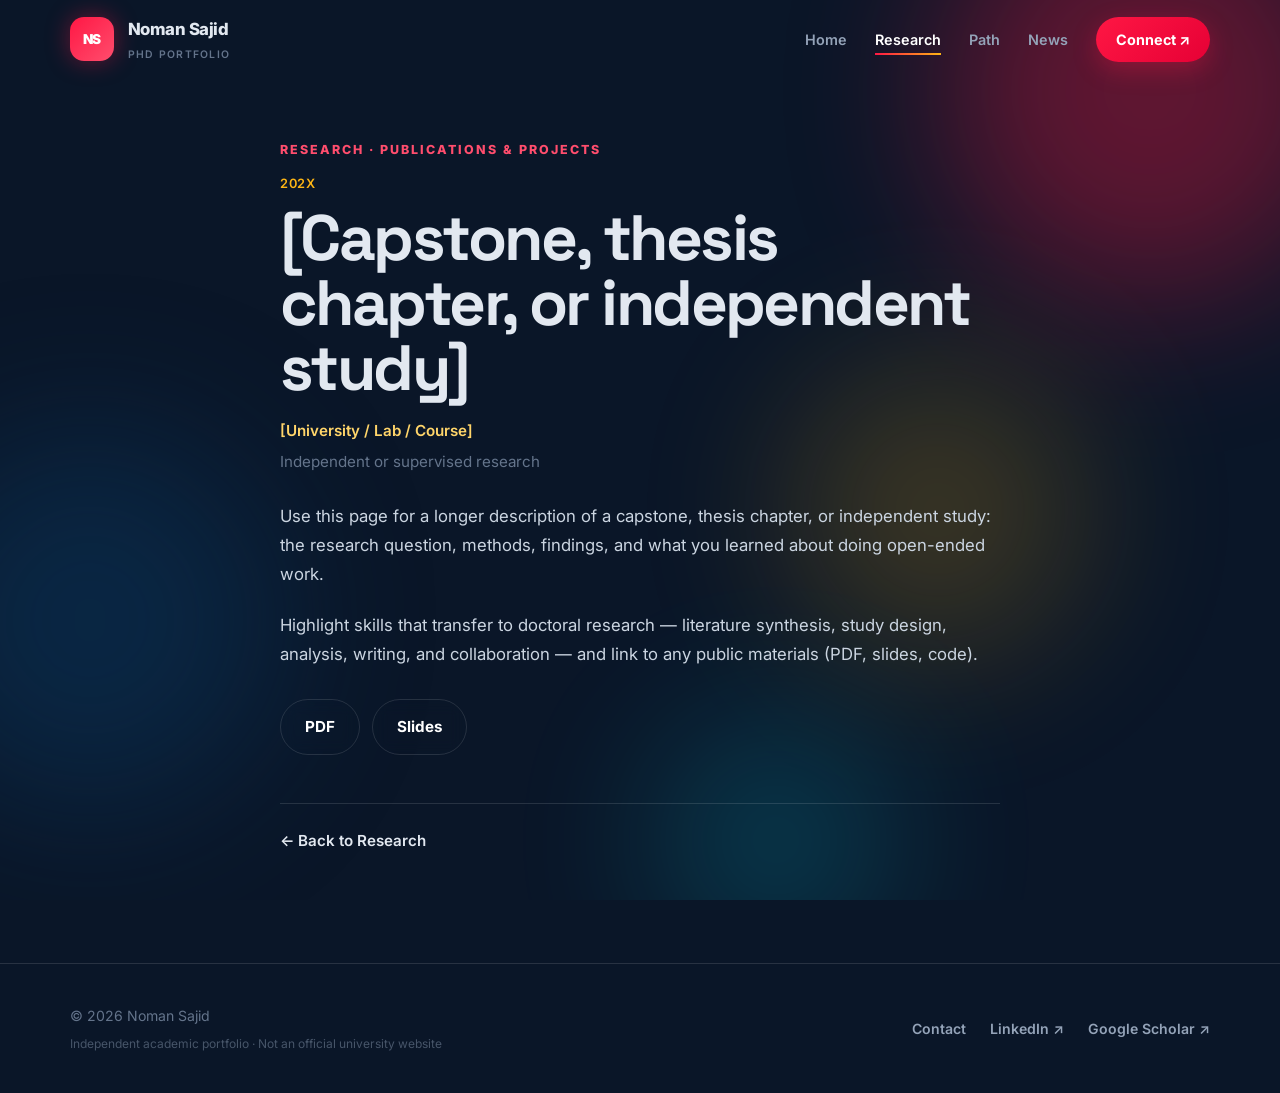
<file: project-capstone.html>
<!DOCTYPE html>
<html lang="en">
<head>
  <meta charset="utf-8">
  <meta name="viewport" content="width=device-width, initial-scale=1">
  <meta name="theme-color" content="#0a1628">
  <meta name="description" content="Capstone, thesis chapter, or independent study — Noman Sajid">
  <title>[Capstone, thesis chapter, or independent study] — Noman Sajid</title>
  <link rel="preconnect" href="https://fonts.googleapis.com">
  <link rel="preconnect" href="https://fonts.gstatic.com" crossorigin>
  <link href="https://fonts.googleapis.com/css2?family=Inter:wght@400;500;600;700;800;900&family=Space+Grotesk:wght@500;600;700&display=swap" rel="stylesheet">
  <link rel="stylesheet" href="styles.css">
</head>
<body>
  <div class="bg-orbs" aria-hidden="true">
    <div class="orb orb-1"></div>
    <div class="orb orb-2"></div>
    <div class="orb orb-3"></div>
    <div class="orb orb-4"></div>
  </div>

  <header class="topbar" id="topbar">
    <div class="container nav">
      <a class="brand" href="index.html" aria-label="Noman Sajid home">
        <span class="brand-mark">NS</span>
        <span class="brand-name">Noman Sajid<small>PhD Portfolio</small></span>
      </a>
      <button class="menu-toggle" id="menuToggle" aria-expanded="false" aria-controls="navLinks">Menu</button>
      <nav class="nav-links" id="navLinks" aria-label="Main navigation">
        <a href="index.html">Home</a>
        <a href="research.html" class="active">Research</a>
        <a href="experience.html">Path</a>
        <a href="news.html">News</a>
        <a href="contact.html" class="contact-link">Connect ↗</a>
      </nav>
    </div>
  </header>

  <main>
    <article class="section news-article">
      <div class="container news-article-inner">
        <p class="section-kicker"><a href="research.html">Research</a> · Publications &amp; projects</p>
        <time class="news-date" datetime="2024-01-01">202X</time>
        <h1 class="page-title">[Capstone, thesis chapter, or independent study]</h1>
        <p class="pub-meta">
          <span class="venue">[University / Lab / Course]</span>
          <span class="authors">Independent or supervised research</span>
        </p>
        <div class="news-body">
          <p>
            Use this page for a longer description of a capstone, thesis chapter, or independent study:
            the research question, methods, findings, and what you learned about doing open-ended work.
          </p>
          <p>
            Highlight skills that transfer to doctoral research — literature synthesis, study design,
            analysis, writing, and collaboration — and link to any public materials (PDF, slides, code).
          </p>
          <div class="pub-detail-links">
            <a class="btn btn-secondary" href="#">PDF</a>
            <a class="btn btn-secondary" href="#">Slides</a>
          </div>
        </div>
        <p class="news-back"><a href="research.html">← Back to Research</a></p>
      </div>
    </article>
  </main>

  <footer>
    <div class="container footer-inner">
      <div>
        © <span id="year">2026</span> Noman Sajid
        <div class="edit-note">Independent academic portfolio · Not an official university website</div>
      </div>
      <div class="footer-links">
        <a href="contact.html">Contact</a>
        <a href="https://www.linkedin.com/in/omgns/" target="_blank" rel="noreferrer">LinkedIn ↗</a>
        <a href="https://scholar.google.com/" target="_blank" rel="noreferrer">Google Scholar ↗</a>
      </div>
    </div>
  </footer>
  <script src="main.js"></script>
</body>
</html>
</file>
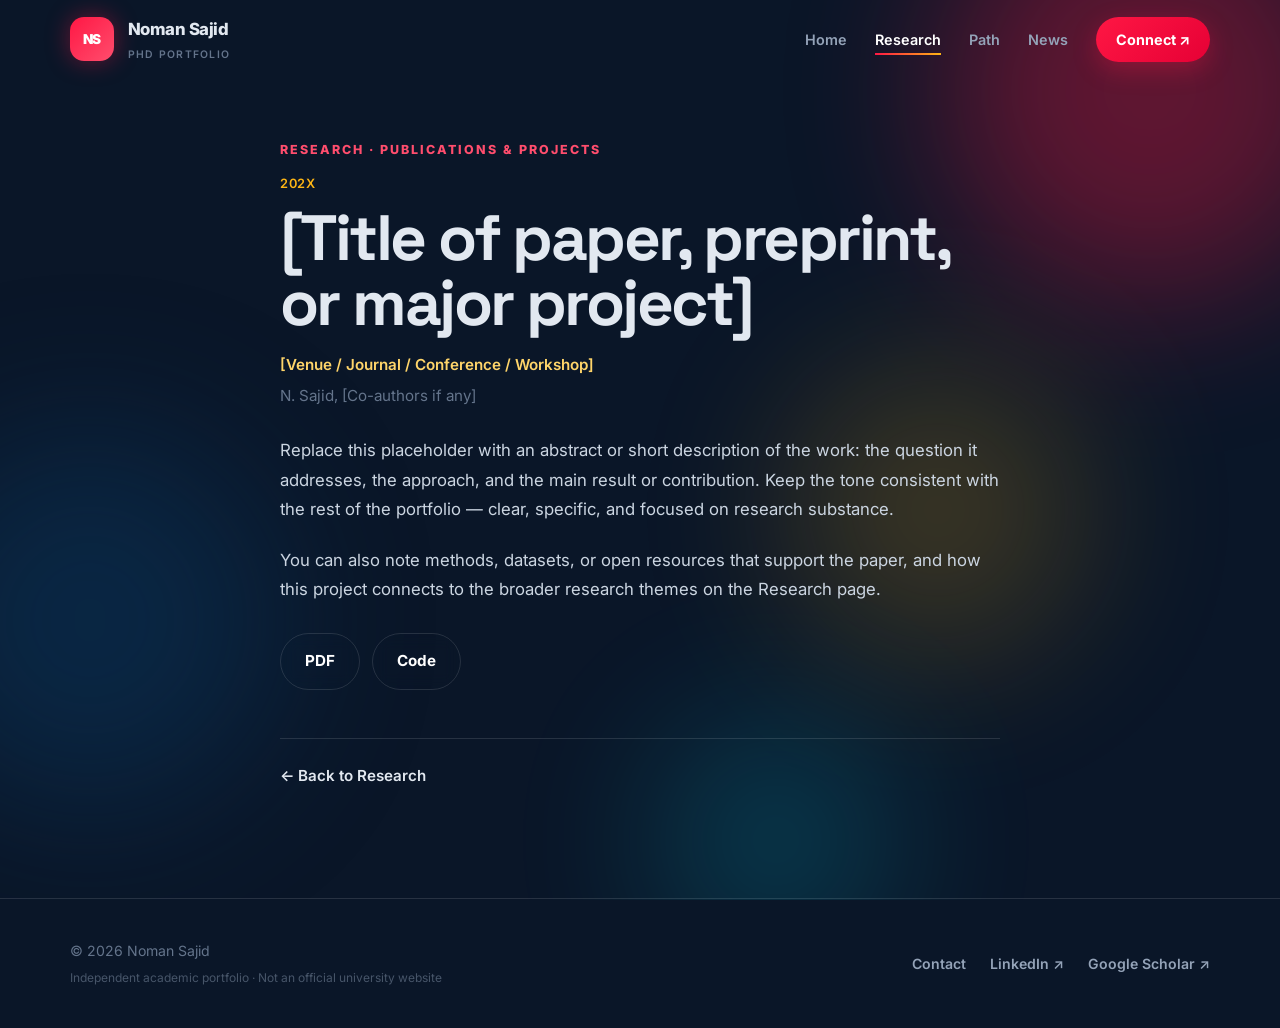
<file: project-paper.html>
<!DOCTYPE html>
<html lang="en">
<head>
  <meta charset="utf-8">
  <meta name="viewport" content="width=device-width, initial-scale=1">
  <meta name="theme-color" content="#0a1628">
  <meta name="description" content="Publication or major project — Noman Sajid">
  <title>[Title of paper, preprint, or major project] — Noman Sajid</title>
  <link rel="preconnect" href="https://fonts.googleapis.com">
  <link rel="preconnect" href="https://fonts.gstatic.com" crossorigin>
  <link href="https://fonts.googleapis.com/css2?family=Inter:wght@400;500;600;700;800;900&family=Space+Grotesk:wght@500;600;700&display=swap" rel="stylesheet">
  <link rel="stylesheet" href="styles.css">
</head>
<body>
  <div class="bg-orbs" aria-hidden="true">
    <div class="orb orb-1"></div>
    <div class="orb orb-2"></div>
    <div class="orb orb-3"></div>
    <div class="orb orb-4"></div>
  </div>

  <header class="topbar" id="topbar">
    <div class="container nav">
      <a class="brand" href="index.html" aria-label="Noman Sajid home">
        <span class="brand-mark">NS</span>
        <span class="brand-name">Noman Sajid<small>PhD Portfolio</small></span>
      </a>
      <button class="menu-toggle" id="menuToggle" aria-expanded="false" aria-controls="navLinks">Menu</button>
      <nav class="nav-links" id="navLinks" aria-label="Main navigation">
        <a href="index.html">Home</a>
        <a href="research.html" class="active">Research</a>
        <a href="experience.html">Path</a>
        <a href="news.html">News</a>
        <a href="contact.html" class="contact-link">Connect ↗</a>
      </nav>
    </div>
  </header>

  <main>
    <article class="section news-article">
      <div class="container news-article-inner">
        <p class="section-kicker"><a href="research.html">Research</a> · Publications &amp; projects</p>
        <time class="news-date" datetime="2024-01-01">202X</time>
        <h1 class="page-title">[Title of paper, preprint, or major project]</h1>
        <p class="pub-meta">
          <span class="venue">[Venue / Journal / Conference / Workshop]</span>
          <span class="authors">N. Sajid, [Co-authors if any]</span>
        </p>
        <div class="news-body">
          <p>
            Replace this placeholder with an abstract or short description of the work: the question it
            addresses, the approach, and the main result or contribution. Keep the tone consistent with
            the rest of the portfolio — clear, specific, and focused on research substance.
          </p>
          <p>
            You can also note methods, datasets, or open resources that support the paper, and how this
            project connects to the broader research themes on the Research page.
          </p>
          <div class="pub-detail-links">
            <a class="btn btn-secondary" href="#">PDF</a>
            <a class="btn btn-secondary" href="#">Code</a>
          </div>
        </div>
        <p class="news-back"><a href="research.html">← Back to Research</a></p>
      </div>
    </article>
  </main>

  <footer>
    <div class="container footer-inner">
      <div>
        © <span id="year">2026</span> Noman Sajid
        <div class="edit-note">Independent academic portfolio · Not an official university website</div>
      </div>
      <div class="footer-links">
        <a href="contact.html">Contact</a>
        <a href="https://www.linkedin.com/in/omgns/" target="_blank" rel="noreferrer">LinkedIn ↗</a>
        <a href="https://scholar.google.com/" target="_blank" rel="noreferrer">Google Scholar ↗</a>
      </div>
    </div>
  </footer>
  <script src="main.js"></script>
</body>
</html>
</file>
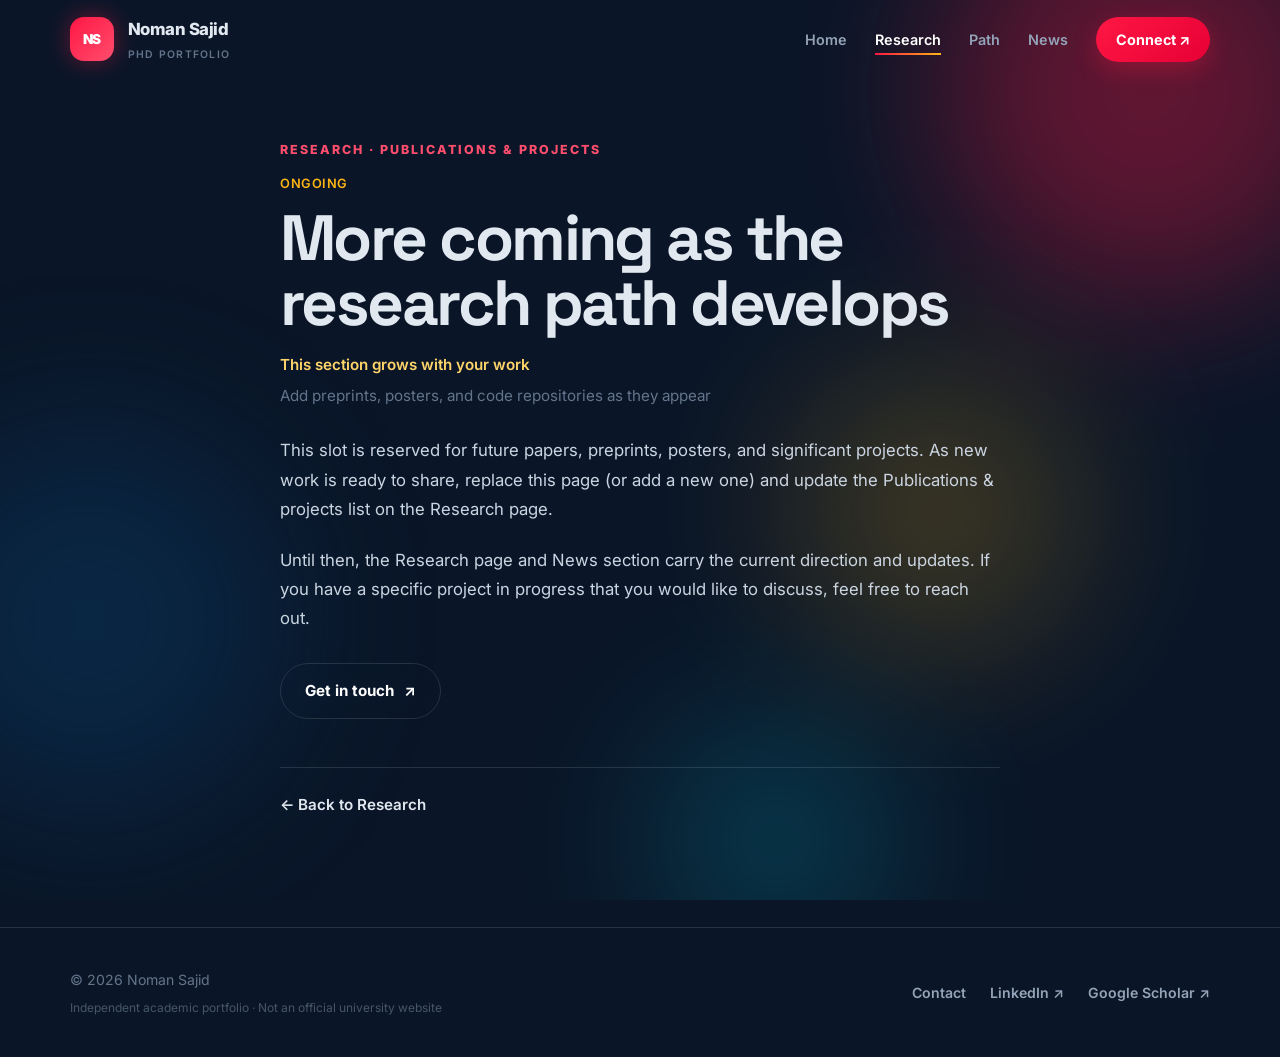
<file: project-upcoming.html>
<!DOCTYPE html>
<html lang="en">
<head>
  <meta charset="utf-8">
  <meta name="viewport" content="width=device-width, initial-scale=1">
  <meta name="theme-color" content="#0a1628">
  <meta name="description" content="Upcoming research and projects — Noman Sajid">
  <title>More coming as the research path develops — Noman Sajid</title>
  <link rel="preconnect" href="https://fonts.googleapis.com">
  <link rel="preconnect" href="https://fonts.gstatic.com" crossorigin>
  <link href="https://fonts.googleapis.com/css2?family=Inter:wght@400;500;600;700;800;900&family=Space+Grotesk:wght@500;600;700&display=swap" rel="stylesheet">
  <link rel="stylesheet" href="styles.css">
</head>
<body>
  <div class="bg-orbs" aria-hidden="true">
    <div class="orb orb-1"></div>
    <div class="orb orb-2"></div>
    <div class="orb orb-3"></div>
    <div class="orb orb-4"></div>
  </div>

  <header class="topbar" id="topbar">
    <div class="container nav">
      <a class="brand" href="index.html" aria-label="Noman Sajid home">
        <span class="brand-mark">NS</span>
        <span class="brand-name">Noman Sajid<small>PhD Portfolio</small></span>
      </a>
      <button class="menu-toggle" id="menuToggle" aria-expanded="false" aria-controls="navLinks">Menu</button>
      <nav class="nav-links" id="navLinks" aria-label="Main navigation">
        <a href="index.html">Home</a>
        <a href="research.html" class="active">Research</a>
        <a href="experience.html">Path</a>
        <a href="news.html">News</a>
        <a href="contact.html" class="contact-link">Connect ↗</a>
      </nav>
    </div>
  </header>

  <main>
    <article class="section news-article">
      <div class="container news-article-inner">
        <p class="section-kicker"><a href="research.html">Research</a> · Publications &amp; projects</p>
        <time class="news-date">Ongoing</time>
        <h1 class="page-title">More coming as the research path develops</h1>
        <p class="pub-meta">
          <span class="venue">This section grows with your work</span>
          <span class="authors">Add preprints, posters, and code repositories as they appear</span>
        </p>
        <div class="news-body">
          <p>
            This slot is reserved for future papers, preprints, posters, and significant projects.
            As new work is ready to share, replace this page (or add a new one) and update the
            Publications &amp; projects list on the Research page.
          </p>
          <p>
            Until then, the Research page and News section carry the current direction and updates.
            If you have a specific project in progress that you would like to discuss, feel free to reach out.
          </p>
          <p>
            <a class="btn btn-secondary" href="contact.html">Get in touch <span aria-hidden="true">↗</span></a>
          </p>
        </div>
        <p class="news-back"><a href="research.html">← Back to Research</a></p>
      </div>
    </article>
  </main>

  <footer>
    <div class="container footer-inner">
      <div>
        © <span id="year">2026</span> Noman Sajid
        <div class="edit-note">Independent academic portfolio · Not an official university website</div>
      </div>
      <div class="footer-links">
        <a href="contact.html">Contact</a>
        <a href="https://www.linkedin.com/in/omgns/" target="_blank" rel="noreferrer">LinkedIn ↗</a>
        <a href="https://scholar.google.com/" target="_blank" rel="noreferrer">Google Scholar ↗</a>
      </div>
    </div>
  </footer>
  <script src="main.js"></script>
</body>
</html>
</file>
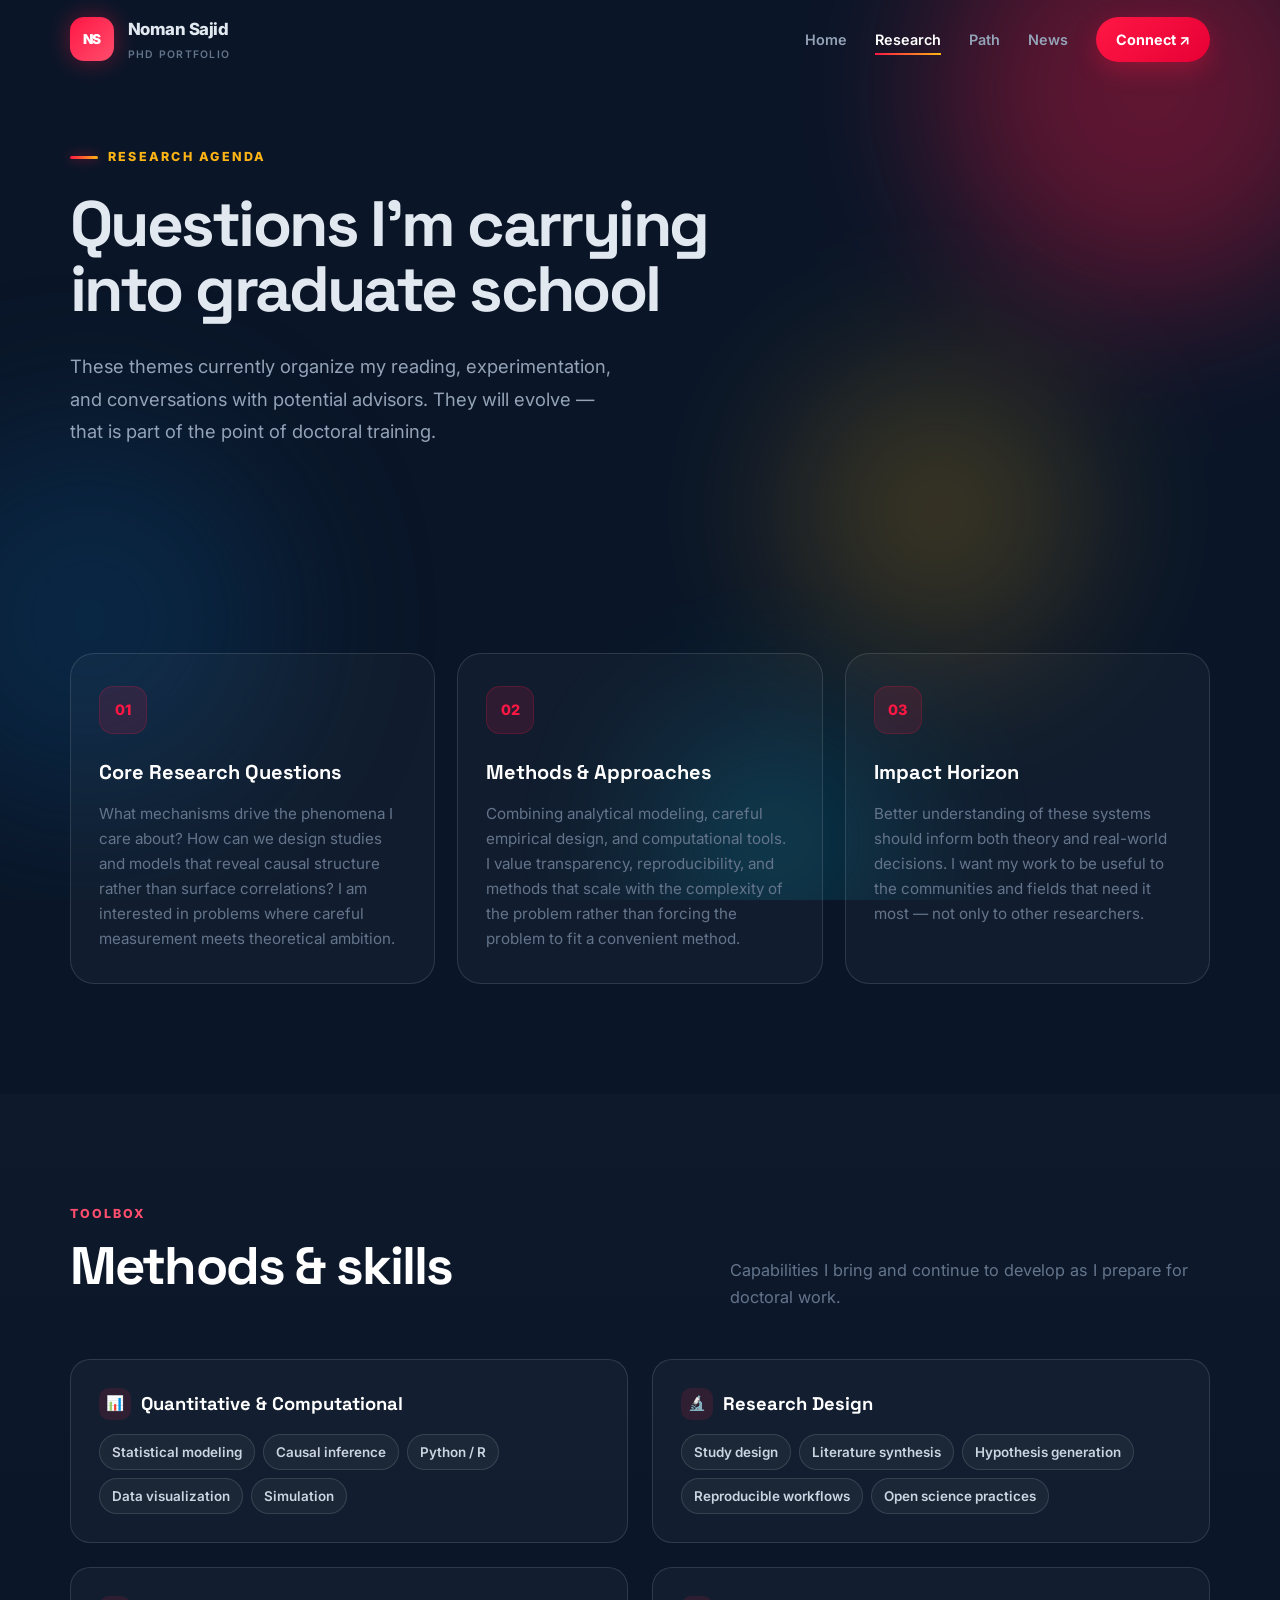
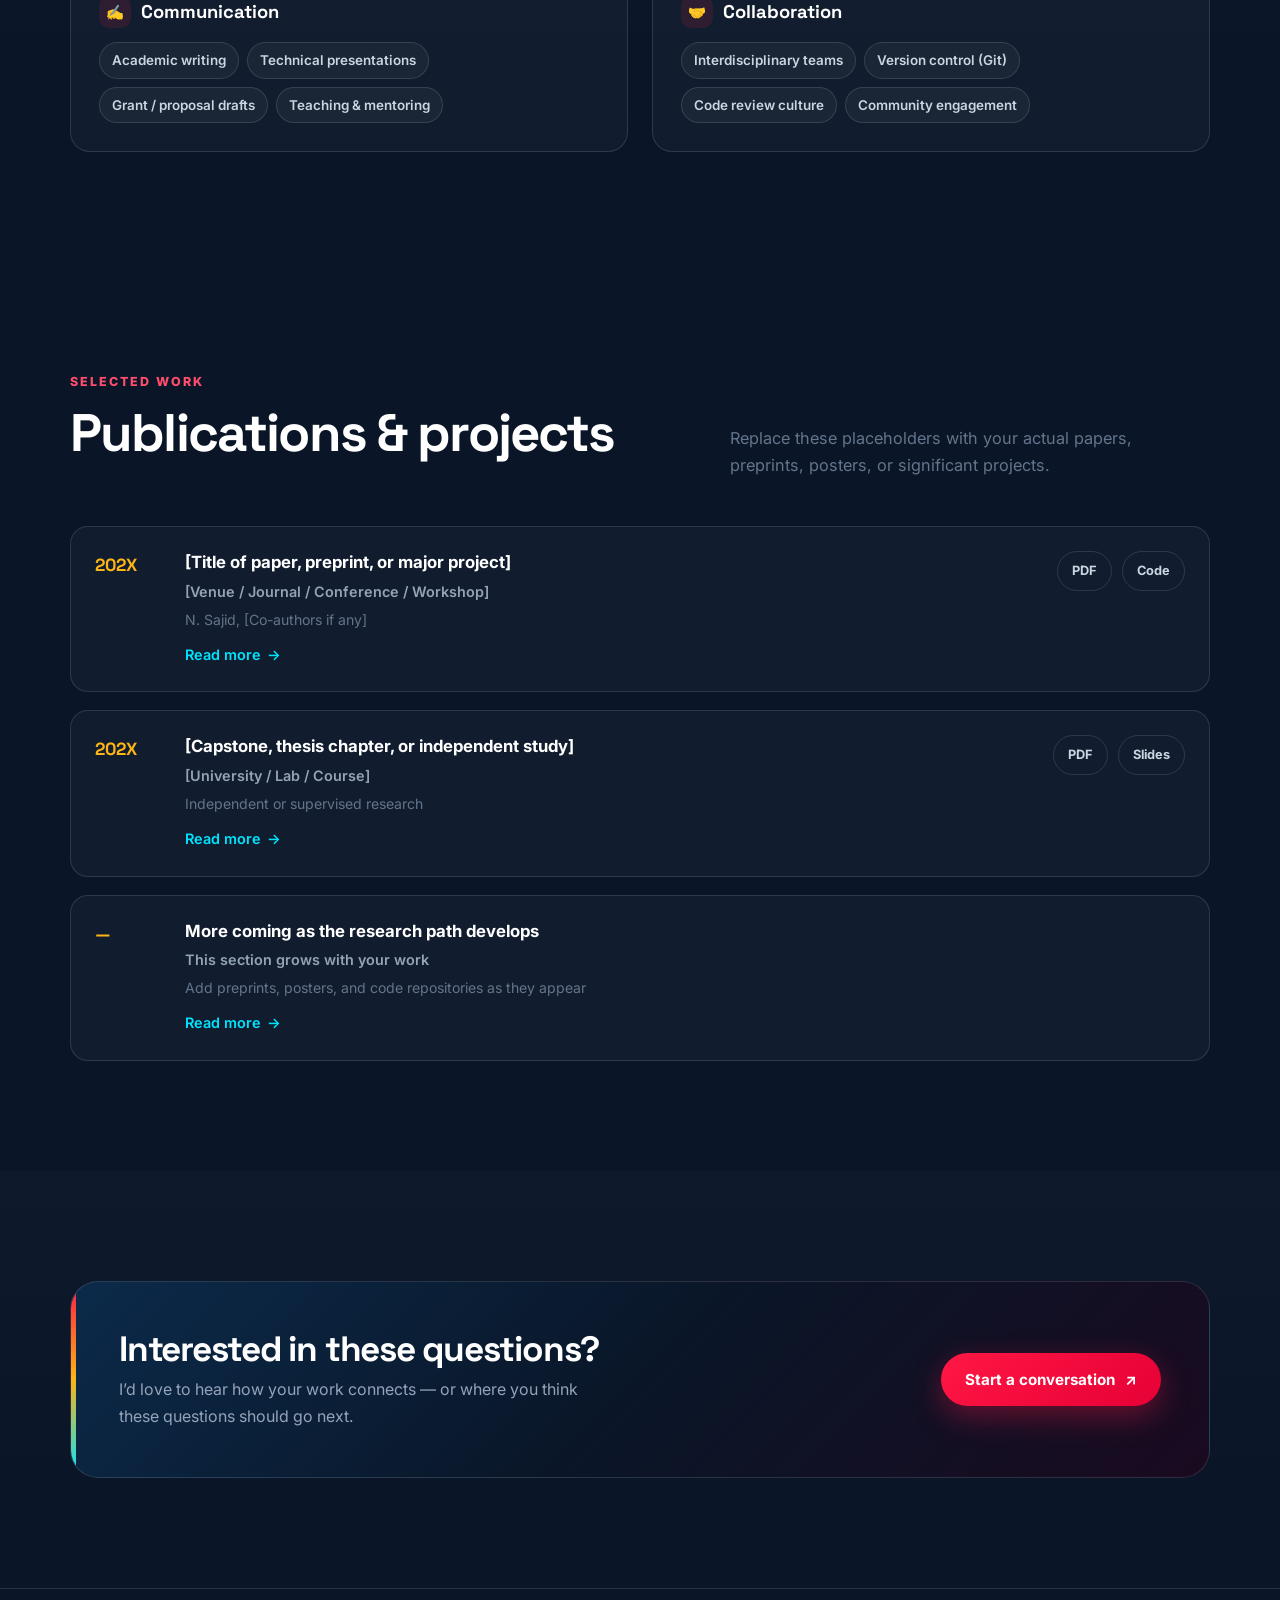
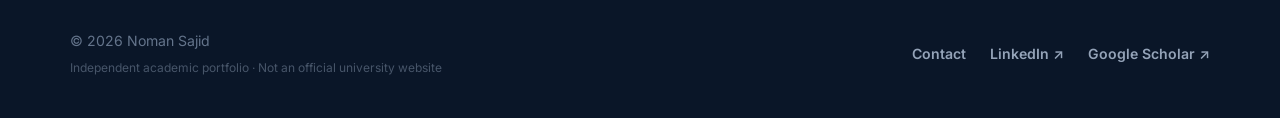
<file: research.html>
<!DOCTYPE html>
<html lang="en">
<head>
  <meta charset="utf-8">
  <meta name="viewport" content="width=device-width, initial-scale=1">
  <meta name="theme-color" content="#0a1628">
  <meta name="description" content="Research interests and agenda of Noman Sajid — Prospective PhD student.">
  <title>Research — Noman Sajid</title>
  <link rel="preconnect" href="https://fonts.googleapis.com">
  <link rel="preconnect" href="https://fonts.gstatic.com" crossorigin>
  <link href="https://fonts.googleapis.com/css2?family=Inter:wght@400;500;600;700;800;900&family=Space+Grotesk:wght@500;600;700&display=swap" rel="stylesheet">
  <link rel="stylesheet" href="styles.css">
</head>
<body>
  <div class="bg-orbs" aria-hidden="true">
    <div class="orb orb-1"></div>
    <div class="orb orb-2"></div>
    <div class="orb orb-3"></div>
    <div class="orb orb-4"></div>
  </div>

  <header class="topbar" id="topbar">
    <div class="container nav">
      <a class="brand" href="index.html" aria-label="Noman Sajid home">
        <span class="brand-mark">NS</span>
        <span class="brand-name">Noman Sajid<small>PhD Portfolio</small></span>
      </a>
      <button class="menu-toggle" id="menuToggle" aria-expanded="false" aria-controls="navLinks">Menu</button>
      <nav class="nav-links" id="navLinks" aria-label="Main navigation">
        <a href="index.html">Home</a>
        <a href="research.html" class="active">Research</a>
        <a href="experience.html">Path</a>
        <a href="news.html">News</a>
        <a href="contact.html" class="contact-link">Connect ↗</a>
      </nav>
    </div>
  </header>

  <main>
    <section class="hero hero-compact">
      <div class="container">
        <div class="eyebrow">Research Agenda</div>
        <h1 class="page-title">Questions I’m carrying<br>into graduate school</h1>
        <p class="hero-copy" style="animation-delay:0.45s">
          These themes currently organize my reading, experimentation, and conversations with potential advisors.
          They will evolve — that is part of the point of doctoral training.
        </p>
      </div>
    </section>

    <section class="section">
      <div class="container">
        <div class="cards">
          <article class="research-card reveal">
            <div class="card-number">01</div>
            <h3>Core Research Questions</h3>
            <p>
              What mechanisms drive the phenomena I care about? How can we design studies and models
              that reveal causal structure rather than surface correlations? I am interested in problems
              where careful measurement meets theoretical ambition.
            </p>
          </article>
          <article class="research-card reveal reveal-delay-1">
            <div class="card-number">02</div>
            <h3>Methods & Approaches</h3>
            <p>
              Combining analytical modeling, careful empirical design, and computational tools.
              I value transparency, reproducibility, and methods that scale with the complexity of the problem
              rather than forcing the problem to fit a convenient method.
            </p>
          </article>
          <article class="research-card reveal reveal-delay-2">
            <div class="card-number">03</div>
            <h3>Impact Horizon</h3>
            <p>
              Better understanding of these systems should inform both theory and real-world decisions.
              I want my work to be useful to the communities and fields that need it most —
              not only to other researchers.
            </p>
          </article>
        </div>
      </div>
    </section>

    <section class="section section-soft">
      <div class="container">
        <div class="section-head reveal">
          <div>
            <p class="section-kicker">Toolbox</p>
            <h2>Methods & skills</h2>
          </div>
          <p class="section-intro">Capabilities I bring and continue to develop as I prepare for doctoral work.</p>
        </div>
        <div class="skills-grid">
          <div class="skill-block reveal">
            <h3><span>📊</span> Quantitative & Computational</h3>
            <ul>
              <li>Statistical modeling</li>
              <li>Causal inference</li>
              <li>Python / R</li>
              <li>Data visualization</li>
              <li>Simulation</li>
            </ul>
          </div>
          <div class="skill-block reveal reveal-delay-1">
            <h3><span>🔬</span> Research Design</h3>
            <ul>
              <li>Study design</li>
              <li>Literature synthesis</li>
              <li>Hypothesis generation</li>
              <li>Reproducible workflows</li>
              <li>Open science practices</li>
            </ul>
          </div>
          <div class="skill-block reveal reveal-delay-2">
            <h3><span>✍️</span> Communication</h3>
            <ul>
              <li>Academic writing</li>
              <li>Technical presentations</li>
              <li>Grant / proposal drafts</li>
              <li>Teaching & mentoring</li>
            </ul>
          </div>
          <div class="skill-block reveal reveal-delay-3">
            <h3><span>🤝</span> Collaboration</h3>
            <ul>
              <li>Interdisciplinary teams</li>
              <li>Version control (Git)</li>
              <li>Code review culture</li>
              <li>Community engagement</li>
            </ul>
          </div>
        </div>
      </div>
    </section>

    <section class="section">
      <div class="container">
        <div class="section-head reveal">
          <div>
            <p class="section-kicker">Selected work</p>
            <h2>Publications & projects</h2>
          </div>
          <p class="section-intro">Replace these placeholders with your actual papers, preprints, posters, or significant projects.</p>
        </div>
        <div class="pub-list">
          <article class="pub-item reveal">
            <div class="pub-year">202X</div>
            <div>
              <h3><a href="project-paper.html">[Title of paper, preprint, or major project]</a></h3>
              <div class="venue">[Venue / Journal / Conference / Workshop]</div>
              <div class="authors">N. Sajid, [Co-authors if any]</div>
              <a class="news-link" href="project-paper.html">Read more <span aria-hidden="true">→</span></a>
            </div>
            <div class="pub-links">
              <a href="#">PDF</a>
              <a href="#">Code</a>
            </div>
          </article>
          <article class="pub-item reveal reveal-delay-1">
            <div class="pub-year">202X</div>
            <div>
              <h3><a href="project-capstone.html">[Capstone, thesis chapter, or independent study]</a></h3>
              <div class="venue">[University / Lab / Course]</div>
              <div class="authors">Independent or supervised research</div>
              <a class="news-link" href="project-capstone.html">Read more <span aria-hidden="true">→</span></a>
            </div>
            <div class="pub-links">
              <a href="#">PDF</a>
              <a href="#">Slides</a>
            </div>
          </article>
          <article class="pub-item reveal reveal-delay-2">
            <div class="pub-year">—</div>
            <div>
              <h3><a href="project-upcoming.html">More coming as the research path develops</a></h3>
              <div class="venue">This section grows with your work</div>
              <div class="authors">Add preprints, posters, and code repositories as they appear</div>
              <a class="news-link" href="project-upcoming.html">Read more <span aria-hidden="true">→</span></a>
            </div>
            <div class="pub-links"></div>
          </article>
        </div>
      </div>
    </section>

    <section class="section section-soft">
      <div class="container">
        <div class="cta-banner reveal">
          <div>
            <h2>Interested in these questions?</h2>
            <p>I’d love to hear how your work connects — or where you think these questions should go next.</p>
          </div>
          <a class="btn btn-primary" href="contact.html">Start a conversation <span aria-hidden="true">↗</span></a>
        </div>
      </div>
    </section>
  </main>

  <footer>
    <div class="container footer-inner">
      <div>
        © <span id="year">2026</span> Noman Sajid
        <div class="edit-note">Independent academic portfolio · Not an official university website</div>
      </div>
      <div class="footer-links">
        <a href="contact.html">Contact</a>
        <a href="https://www.linkedin.com/in/omgns/" target="_blank" rel="noreferrer">LinkedIn ↗</a>
        <a href="https://scholar.google.com/" target="_blank" rel="noreferrer">Google Scholar ↗</a>
      </div>
    </div>
  </footer>
  <script src="main.js"></script>
</body>
</html>
</file>
<file: styles.css>
:root {
  --blue: #003262;
  --blue-deep: #0a1628;
  --blue-mid: #0b4778;
  --gold: #fdb515;
  --gold-soft: #ffd56a;
  --red: #ff1744;
  --red-soft: #ff4d6d;
  --cyan: #00e5ff;
  --purple: #7c4dff;
  --ink: #0f172a;
  --muted: #64748b;
  --paper: #f8fafc;
  --glass: rgba(255, 255, 255, 0.08);
  --glass-border: rgba(255, 255, 255, 0.12);
  --radius: 24px;
  --shadow: 0 25px 50px -12px rgba(0, 30, 65, 0.25);
}

* { box-sizing: border-box; margin: 0; padding: 0; }
html { scroll-behavior: smooth; }
body {
  background: var(--blue-deep);
  color: #e2e8f0;
  font-family: 'Inter', system-ui, -apple-system, sans-serif;
  line-height: 1.65;
  -webkit-font-smoothing: antialiased;
  overflow-x: hidden;
}

.bg-orbs {
  position: fixed;
  inset: 0;
  pointer-events: none;
  z-index: 0;
  overflow: hidden;
}
.orb {
  position: absolute;
  border-radius: 50%;
  filter: blur(80px);
  opacity: 0.35;
  animation: floatOrb 18s ease-in-out infinite;
}
.orb-1 { width: 420px; height: 420px; background: var(--red); top: -120px; right: -80px; animation-delay: 0s; }
.orb-2 { width: 380px; height: 380px; background: var(--blue-mid); bottom: 10%; left: -100px; animation-delay: -6s; }
.orb-3 { width: 300px; height: 300px; background: var(--gold); top: 40%; right: 15%; animation-delay: -12s; opacity: 0.2; }
.orb-4 { width: 240px; height: 240px; background: var(--cyan); bottom: -60px; right: 30%; animation-delay: -3s; opacity: 0.18; }

@keyframes floatOrb {
  0%, 100% { transform: translate(0, 0) scale(1); }
  33% { transform: translate(40px, -30px) scale(1.08); }
  66% { transform: translate(-30px, 20px) scale(0.95); }
}

a { color: inherit; text-decoration: none; }
a:focus-visible, button:focus-visible { outline: 2px solid var(--gold); outline-offset: 4px; }

.container { width: min(1140px, calc(100% - 48px)); margin-inline: auto; position: relative; z-index: 1; }

.topbar {
  position: fixed;
  top: 0; left: 0; right: 0;
  z-index: 100;
  padding: 16px 0;
  border-bottom: 1px solid transparent;
  transition: background 0.4s ease, backdrop-filter 0.4s ease, border-color 0.4s ease;
}
.topbar.scrolled {
  background: rgba(10, 22, 40, 0.85);
  backdrop-filter: blur(20px);
  border-bottom-color: var(--glass-border);
}
.nav {
  display: flex;
  align-items: center;
  justify-content: space-between;
  gap: 24px;
}
.brand {
  display: inline-flex;
  align-items: center;
  gap: 14px;
  font-weight: 800;
  letter-spacing: -0.03em;
  font-size: 1.05rem;
}
.brand-mark {
  width: 44px; height: 44px;
  display: grid; place-items: center;
  background: linear-gradient(135deg, var(--red), var(--red-soft));
  color: white;
  border-radius: 14px;
  font-size: 0.85rem;
  font-weight: 900;
  letter-spacing: -0.05em;
  box-shadow: 0 0 24px rgba(255, 23, 68, 0.4);
  animation: pulseGlow 3s ease-in-out infinite;
}
@keyframes pulseGlow {
  0%, 100% { box-shadow: 0 0 20px rgba(255, 23, 68, 0.35); }
  50% { box-shadow: 0 0 32px rgba(255, 23, 68, 0.55); }
}
.brand-name small {
  display: block;
  margin-top: 2px;
  font-size: 0.65rem;
  color: var(--muted);
  font-weight: 600;
  letter-spacing: 0.12em;
  text-transform: uppercase;
}
.nav-links {
  display: flex;
  align-items: center;
  gap: 28px;
}
.nav-links a {
  font-size: 0.9rem;
  font-weight: 600;
  color: #94a3b8;
  position: relative;
  transition: color 0.25s;
}
.nav-links a::after {
  content: "";
  position: absolute;
  left: 0; bottom: -4px;
  width: 0; height: 2px;
  background: linear-gradient(90deg, var(--red), var(--gold));
  transition: width 0.3s ease;
}
.nav-links a:hover,
.nav-links a.active { color: white; }
.nav-links a.active::after,
.nav-links a:hover::after { width: 100%; }
.nav-links .contact-link {
  color: white;
  background: linear-gradient(135deg, var(--red), #e60035);
  padding: 11px 20px;
  border-radius: 999px;
  font-weight: 700;
  box-shadow: 0 8px 24px rgba(255, 23, 68, 0.3);
  transition: transform 0.25s, box-shadow 0.25s;
}
.nav-links .contact-link::after { display: none; }
.nav-links .contact-link:hover {
  transform: translateY(-2px);
  box-shadow: 0 12px 32px rgba(255, 23, 68, 0.45);
}
.nav-links .contact-link.active {
  box-shadow: 0 0 0 2px var(--gold);
}
.menu-toggle {
  display: none;
  border: 1px solid var(--glass-border);
  border-radius: 12px;
  padding: 10px 14px;
  background: var(--glass);
  color: white;
  font: inherit;
  font-weight: 700;
  cursor: pointer;
}

.hero {
  min-height: 100vh;
  display: flex;
  align-items: center;
  padding: 140px 0 100px;
  position: relative;
}
.hero-compact {
  min-height: auto;
  padding: 140px 0 60px;
}
.hero-grid {
  display: grid;
  grid-template-columns: 1.35fr 0.75fr;
  gap: 60px;
  align-items: center;
}
.eyebrow {
  display: inline-flex;
  align-items: center;
  gap: 10px;
  font-size: 0.78rem;
  font-weight: 800;
  letter-spacing: 0.18em;
  text-transform: uppercase;
  color: var(--gold);
  margin-bottom: 24px;
  opacity: 0;
  animation: fadeUp 0.8s ease forwards 0.2s;
}
.eyebrow::before {
  content: "";
  width: 28px; height: 3px;
  background: linear-gradient(90deg, var(--red), var(--gold));
  border-radius: 99px;
  box-shadow: 0 0 12px rgba(255, 23, 68, 0.6);
}
h1 {
  font-family: 'Space Grotesk', sans-serif;
  font-size: clamp(3.2rem, 7vw, 5.8rem);
  font-weight: 700;
  line-height: 1.02;
  letter-spacing: -0.04em;
  margin-bottom: 28px;
  opacity: 0;
  animation: fadeUp 0.9s ease forwards 0.35s;
}
h1 .line { display: block; }
h1 .accent {
  background: linear-gradient(135deg, var(--red) 0%, var(--gold) 50%, var(--cyan) 100%);
  -webkit-background-clip: text;
  background-clip: text;
  color: transparent;
}
.page-title { font-size: clamp(2.6rem, 5vw, 4rem); }
.hero-copy {
  max-width: 560px;
  font-size: 1.15rem;
  color: #94a3b8;
  line-height: 1.75;
  margin-bottom: 36px;
  opacity: 0;
  animation: fadeUp 0.9s ease forwards 0.5s;
}
.hero-copy strong { color: #e2e8f0; font-weight: 600; }
.hero-actions {
  display: flex;
  flex-wrap: wrap;
  gap: 14px;
  opacity: 0;
  animation: fadeUp 0.9s ease forwards 0.65s;
}
.btn {
  display: inline-flex;
  align-items: center;
  gap: 10px;
  min-height: 52px;
  padding: 14px 24px;
  border-radius: 999px;
  font-size: 0.95rem;
  font-weight: 700;
  transition: transform 0.25s, box-shadow 0.25s, background 0.25s;
  cursor: pointer;
  border: none;
}
.btn:hover { transform: translateY(-3px); }
.btn-primary {
  background: linear-gradient(135deg, var(--red), #e60035);
  color: white;
  box-shadow: 0 10px 30px rgba(255, 23, 68, 0.35);
}
.btn-primary:hover { box-shadow: 0 14px 40px rgba(255, 23, 68, 0.5); }
.btn-secondary {
  background: transparent;
  color: white;
  border: 1px solid var(--glass-border);
  backdrop-filter: blur(8px);
}
.btn-secondary:hover {
  border-color: var(--gold);
  box-shadow: 0 0 24px rgba(253, 181, 21, 0.15);
}

.profile-card {
  position: relative;
  padding: 8px;
  border-radius: 28px;
  background: linear-gradient(145deg, rgba(255,255,255,0.1), rgba(255,255,255,0.02));
  border: 1px solid var(--glass-border);
  backdrop-filter: blur(16px);
  box-shadow: var(--shadow);
  opacity: 0;
  animation: fadeUp 1s ease forwards 0.55s, floatCard 6s ease-in-out infinite 1.5s;
}
@keyframes floatCard {
  0%, 100% { transform: translateY(0); }
  50% { transform: translateY(-12px); }
}
/*
.portrait {
  aspect-ratio: 1 / 1.1;
  border-radius: 22px;
  overflow: hidden;
  background: linear-gradient(145deg, #1e3a5f, #0f2744);
  position: relative;
}
  */
  .portrait {
    width: 100%;
    height: 360px;
    
    display: flex;
    justify-content: center;
    align-items: center;
    overflow: hidden;
    border-radius: 22px;
}

.portrait img {
    width: 100%;
    height: 100%;
    object-fit: cover;     /* Fills the entire width and container bounds */
    object-position: top;  /* Focuses/zooms starting from the top of the image */
    border-radius: inherit; /* Inherits the rounded corners from the parent container */
}
.portrait svg { width: 100%; height: 100%; }
.portrait-note { padding: 20px 16px 14px; }
.portrait-note strong {
  display: block;
  font-size: 1.05rem;
  color: white;
  font-weight: 700;
}
.portrait-note span {
  display: block;
  color: var(--muted);
  font-size: 0.88rem;
  margin-top: 4px;
}
.availability {
  display: inline-flex;
  align-items: center;
  gap: 8px;
  margin-top: 14px;
  padding: 8px 14px;
  background: rgba(54, 162, 105, 0.15);
  color: #4ade80;
  border-radius: 999px;
  font-size: 0.78rem;
  font-weight: 700;
  border: 1px solid rgba(74, 222, 128, 0.25);
}
.availability::before {
  content: "";
  width: 8px; height: 8px;
  background: #4ade80;
  border-radius: 50%;
  animation: blink 1.8s ease-in-out infinite;
}
@keyframes blink {
  0%, 100% { opacity: 1; }
  50% { opacity: 0.35; }
}

@keyframes fadeUp {
  from { opacity: 0; transform: translateY(28px); }
  to { opacity: 1; transform: translateY(0); }
}

.section { padding: 110px 0; position: relative; }
.section-soft {
  background: linear-gradient(180deg, rgba(255,255,255,0.02) 0%, transparent 100%);
}
.section-kicker {
  font-size: 0.78rem;
  font-weight: 800;
  letter-spacing: 0.16em;
  text-transform: uppercase;
  color: var(--red-soft);
  margin-bottom: 12px;
}
h2 {
  font-family: 'Space Grotesk', sans-serif;
  font-size: clamp(2.1rem, 4.5vw, 3.3rem);
  font-weight: 700;
  letter-spacing: -0.035em;
  line-height: 1.1;
  color: white;
  margin-bottom: 16px;
}
.section-intro {
  max-width: 480px;
  color: var(--muted);
  font-size: 1.02rem;
}
.section-head {
  display: flex;
  align-items: flex-end;
  justify-content: space-between;
  gap: 32px;
  margin-bottom: 48px;
}

.reveal {
  opacity: 0;
  transform: translateY(40px);
  transition: opacity 0.8s ease, transform 0.8s ease;
}
.reveal.visible {
  opacity: 1;
  transform: translateY(0);
}
.reveal-delay-1 { transition-delay: 0.1s; }
.reveal-delay-2 { transition-delay: 0.2s; }
.reveal-delay-3 { transition-delay: 0.3s; }

.about-grid {
  display: grid;
  grid-template-columns: 0.85fr 1.15fr;
  gap: 64px;
  align-items: start;
}
.about-statement {
  padding: 28px 28px 28px 32px;
  border-left: 4px solid var(--red);
  background: linear-gradient(90deg, rgba(255, 23, 68, 0.08), transparent);
  border-radius: 0 20px 20px 0;
  font-size: 1.45rem;
  font-weight: 700;
  line-height: 1.45;
  color: white;
  letter-spacing: -0.02em;
  position: relative;
}
.about-statement::before {
  content: "“";
  position: absolute;
  top: -10px; left: 20px;
  font-size: 4rem;
  color: var(--red);
  opacity: 0.4;
  font-family: Georgia, serif;
}
.about-copy p {
  color: #94a3b8;
  margin-bottom: 18px;
  font-size: 1.05rem;
}
.about-copy strong { color: #e2e8f0; }
.tag-list {
  display: flex;
  flex-wrap: wrap;
  gap: 10px;
  margin-top: 28px;
}
.tag {
  padding: 9px 16px;
  border-radius: 999px;
  font-size: 0.82rem;
  font-weight: 650;
  background: rgba(255,255,255,0.05);
  border: 1px solid var(--glass-border);
  color: #cbd5e1;
  transition: all 0.3s;
}
.tag:hover {
  border-color: var(--gold);
  color: var(--gold);
  box-shadow: 0 0 20px rgba(253, 181, 21, 0.15);
  transform: translateY(-2px);
}

.cards {
  display: grid;
  grid-template-columns: repeat(3, 1fr);
  gap: 22px;
}
.research-card {
  position: relative;
  padding: 32px 28px;
  background: rgba(255,255,255,0.03);
  border: 1px solid var(--glass-border);
  border-radius: var(--radius);
  overflow: hidden;
  transition: transform 0.35s, border-color 0.35s, box-shadow 0.35s;
}
.research-card::before {
  content: "";
  position: absolute;
  inset: 0;
  background: linear-gradient(135deg, rgba(255,23,68,0.12), transparent 60%);
  opacity: 0;
  transition: opacity 0.4s;
}
.research-card:hover {
  transform: translateY(-8px);
  border-color: rgba(255, 23, 68, 0.4);
  box-shadow: 0 20px 50px rgba(255, 23, 68, 0.12);
}
.research-card:hover::before { opacity: 1; }
.card-number {
  width: 48px; height: 48px;
  display: grid; place-items: center;
  border-radius: 14px;
  font-weight: 800;
  font-size: 0.9rem;
  color: var(--red);
  background: rgba(255, 23, 68, 0.12);
  border: 1px solid rgba(255, 23, 68, 0.2);
  margin-bottom: 22px;
  position: relative;
  z-index: 1;
}
.research-card h3 {
  font-family: 'Space Grotesk', sans-serif;
  font-size: 1.25rem;
  color: white;
  margin-bottom: 12px;
  position: relative;
  z-index: 1;
}
.research-card p {
  color: var(--muted);
  font-size: 0.95rem;
  position: relative;
  z-index: 1;
}

.timeline {
  max-width: 820px;
  position: relative;
}
.timeline::before {
  content: "";
  position: absolute;
  left: 8px;
  top: 0; bottom: 0;
  width: 2px;
  background: linear-gradient(180deg, var(--red), var(--gold), transparent);
  opacity: 0.4;
}
.timeline-item {
  display: grid;
  grid-template-columns: 40px 1fr;
  gap: 28px;
  padding: 28px 0;
  position: relative;
}
.timeline-dot {
  width: 18px; height: 18px;
  border-radius: 50%;
  background: var(--blue-deep);
  border: 3px solid var(--red);
  box-shadow: 0 0 16px rgba(255, 23, 68, 0.5);
  margin-top: 6px;
  z-index: 1;
}
.timeline-date {
  color: var(--gold);
  font-size: 0.85rem;
  font-weight: 800;
  letter-spacing: 0.03em;
  margin-bottom: 6px;
}
.timeline-item h3 {
  font-size: 1.2rem;
  color: white;
  margin-bottom: 4px;
}
.timeline-item .org {
  color: #94a3b8;
  font-size: 0.95rem;
  font-weight: 600;
}
.timeline-item p {
  color: var(--muted);
  font-size: 0.95rem;
  margin-top: 10px;
}

.stats {
  display: grid;
  grid-template-columns: repeat(4, 1fr);
  gap: 20px;
  margin-top: 60px;
}
.stat-card {
  text-align: center;
  padding: 28px 16px;
  background: rgba(255,255,255,0.03);
  border: 1px solid var(--glass-border);
  border-radius: 20px;
  transition: transform 0.3s, border-color 0.3s;
}
.stat-card:hover {
  transform: translateY(-4px);
  border-color: var(--gold);
}
.stat-num {
  font-family: 'Space Grotesk', sans-serif;
  font-size: 2.4rem;
  font-weight: 700;
  background: linear-gradient(135deg, var(--gold), var(--red));
  -webkit-background-clip: text;
  background-clip: text;
  color: transparent;
  line-height: 1.1;
}
.stat-label {
  font-size: 0.85rem;
  color: var(--muted);
  margin-top: 6px;
  font-weight: 600;
}

.skills-grid {
  display: grid;
  grid-template-columns: repeat(2, 1fr);
  gap: 24px;
}
.skill-block {
  padding: 28px;
  background: rgba(255,255,255,0.03);
  border: 1px solid var(--glass-border);
  border-radius: 20px;
  transition: border-color 0.3s, transform 0.3s;
}
.skill-block:hover {
  border-color: rgba(253, 181, 21, 0.4);
  transform: translateY(-4px);
}
.skill-block h3 {
  font-family: 'Space Grotesk', sans-serif;
  font-size: 1.15rem;
  color: white;
  margin-bottom: 14px;
  display: flex;
  align-items: center;
  gap: 10px;
}
.skill-block h3 span {
  width: 32px; height: 32px;
  display: grid; place-items: center;
  border-radius: 10px;
  background: rgba(255, 23, 68, 0.12);
  font-size: 0.9rem;
}
.skill-block ul {
  list-style: none;
  display: flex;
  flex-wrap: wrap;
  gap: 8px;
}
.skill-block li {
  padding: 6px 12px;
  font-size: 0.84rem;
  font-weight: 600;
  color: #cbd5e1;
  background: rgba(255,255,255,0.04);
  border-radius: 999px;
  border: 1px solid var(--glass-border);
}

.pub-list {
  display: flex;
  flex-direction: column;
  gap: 18px;
}
.pub-item {
  display: grid;
  grid-template-columns: 70px 1fr auto;
  gap: 20px;
  align-items: start;
  padding: 24px;
  background: rgba(255,255,255,0.03);
  border: 1px solid var(--glass-border);
  border-radius: 18px;
  transition: border-color 0.3s, transform 0.3s;
}
.pub-item:hover {
  border-color: rgba(255, 23, 68, 0.35);
  transform: translateX(4px);
}
.pub-year {
  font-family: 'Space Grotesk', sans-serif;
  font-weight: 700;
  font-size: 1.1rem;
  color: var(--gold);
}
.pub-item h3 {
  font-size: 1.05rem;
  color: white;
  margin-bottom: 6px;
  line-height: 1.35;
}
.pub-item .venue {
  font-size: 0.9rem;
  color: #94a3b8;
  font-weight: 600;
}
.pub-item .authors {
  font-size: 0.88rem;
  color: var(--muted);
  margin-top: 4px;
}
.pub-links {
  display: flex;
  gap: 10px;
  flex-shrink: 0;
}
.pub-links a {
  padding: 8px 14px;
  font-size: 0.8rem;
  font-weight: 700;
  border-radius: 999px;
  border: 1px solid var(--glass-border);
  color: #cbd5e1;
  transition: all 0.25s;
}
.pub-links a:hover {
  border-color: var(--gold);
  color: var(--gold);
}

.contact-grid {
  display: grid;
  grid-template-columns: 1fr 1.15fr;
  gap: 56px;
  align-items: start;
}
.contact-intro p {
  color: #94a3b8;
  font-size: 1.05rem;
  margin-bottom: 28px;
}
.contact-meta {
  display: flex;
  flex-direction: column;
  gap: 16px;
}
.contact-meta a {
  display: inline-flex;
  align-items: center;
  gap: 12px;
  color: #cbd5e1;
  font-weight: 600;
  font-size: 0.95rem;
  transition: color 0.25s;
}
.contact-meta a:hover { color: var(--gold); }
.contact-meta .icon {
  width: 40px; height: 40px;
  display: grid; place-items: center;
  border-radius: 12px;
  background: rgba(255,255,255,0.05);
  border: 1px solid var(--glass-border);
  font-size: 1rem;
}

.form-card {
  background: rgba(255,255,255,0.03);
  border: 1px solid var(--glass-border);
  border-radius: 24px;
  padding: 36px 32px;
  position: relative;
}
.form-card::before {
  content: "";
  position: absolute;
  left: 0; top: 24px; bottom: 24px;
  width: 4px;
  border-radius: 99px;
  background: linear-gradient(180deg, var(--red), var(--gold));
}
.form-group { margin-bottom: 22px; }
.form-group label {
  display: block;
  font-size: 0.82rem;
  font-weight: 700;
  letter-spacing: 0.04em;
  text-transform: uppercase;
  color: #94a3b8;
  margin-bottom: 8px;
}
.form-group input {
  width: 100%;
  padding: 14px 16px;
  background: rgba(0,0,0,0.25);
  border: 1px solid var(--glass-border);
  border-radius: 12px;
  color: white;
  font: inherit;
  font-size: 0.98rem;
  transition: border-color 0.25s, box-shadow 0.25s;
}
.form-group input:focus {
  outline: none;
  border-color: var(--gold);
  box-shadow: 0 0 0 3px rgba(253, 181, 21, 0.15);
}
.form-group input::placeholder { color: #64748b; }

.ql-toolbar.ql-snow {
  border: 1px solid var(--glass-border) !important;
  border-radius: 12px 12px 0 0 !important;
  background: rgba(0,0,0,0.3) !important;
}
.ql-container.ql-snow {
  border: 1px solid var(--glass-border) !important;
  border-top: none !important;
  border-radius: 0 0 12px 12px !important;
  background: rgba(0,0,0,0.25) !important;
  min-height: 160px;
  font-family: inherit !important;
}
.ql-editor {
  color: #e2e8f0 !important;
  font-size: 0.98rem !important;
  min-height: 140px;
}
.ql-editor.ql-blank::before {
  color: #64748b !important;
  font-style: normal !important;
}
.ql-snow .ql-stroke { stroke: #94a3b8 !important; }
.ql-snow .ql-fill { fill: #94a3b8 !important; }
.ql-snow .ql-picker { color: #94a3b8 !important; }
.ql-snow .ql-picker-options { background: #0f172a !important; border-color: var(--glass-border) !important; }
.ql-snow.ql-toolbar button:hover .ql-stroke,
.ql-snow .ql-toolbar button.ql-active .ql-stroke { stroke: var(--gold) !important; }
.ql-snow.ql-toolbar button:hover .ql-fill,
.ql-snow .ql-toolbar button.ql-active .ql-fill { fill: var(--gold) !important; }

.form-actions {
  display: flex;
  align-items: center;
  gap: 16px;
  margin-top: 8px;
  flex-wrap: wrap;
}
.form-status {
  font-size: 0.9rem;
  font-weight: 600;
  opacity: 0;
  transition: opacity 0.3s;
}
.form-status.show { opacity: 1; }
.form-status.success { color: #4ade80; }
.form-status.error { color: #f87171; }

.btn-submit {
  background: linear-gradient(135deg, var(--gold), #ffca43);
  color: var(--blue-deep);
  box-shadow: 0 10px 30px rgba(253, 181, 21, 0.3);
  min-width: 160px;
}
.btn-submit:hover {
  box-shadow: 0 14px 40px rgba(253, 181, 21, 0.45);
}
.btn-submit:disabled {
  opacity: 0.6;
  cursor: not-allowed;
  transform: none;
}

.cta-banner {
  padding: 48px;
  border-radius: 28px;
  background: linear-gradient(135deg, #0b2a4a 0%, #0a1628 50%, #1a0a20 100%);
  border: 1px solid var(--glass-border);
  display: flex;
  align-items: center;
  justify-content: space-between;
  gap: 32px;
  position: relative;
  overflow: hidden;
}
.cta-banner::before {
  content: "";
  position: absolute;
  left: 0; top: 0; bottom: 0;
  width: 5px;
  background: linear-gradient(180deg, var(--red), var(--gold), var(--cyan));
}
.cta-banner h2 {
  font-size: clamp(1.6rem, 3vw, 2.2rem);
  margin-bottom: 8px;
}
.cta-banner p {
  color: #94a3b8;
  max-width: 480px;
}

footer {
  padding: 40px 0;
  border-top: 1px solid var(--glass-border);
}
.footer-inner {
  display: flex;
  justify-content: space-between;
  align-items: center;
  gap: 20px;
  color: var(--muted);
  font-size: 0.88rem;
}
.footer-links {
  display: flex;
  gap: 24px;
  flex-wrap: wrap;
}
.footer-links a {
  color: #94a3b8;
  font-weight: 600;
  transition: color 0.25s;
}
.footer-links a:hover { color: var(--gold); }
.edit-note {
  margin-top: 6px;
  font-size: 0.75rem;
  color: #475569;
}

@media (max-width: 900px) {
  .hero-grid { grid-template-columns: 1fr; gap: 48px; }
  .profile-card { max-width: 360px; margin: 0 auto; }
  .about-grid { grid-template-columns: 1fr; gap: 36px; }
  .cards { grid-template-columns: 1fr 1fr; }
  .stats { grid-template-columns: 1fr 1fr; }
  .skills-grid { grid-template-columns: 1fr; }
  .section-head { flex-direction: column; align-items: flex-start; }
  .contact-grid { grid-template-columns: 1fr; gap: 40px; }
  .pub-item { grid-template-columns: 60px 1fr; }
  .pub-links { grid-column: 2; margin-top: 8px; }
  .cta-banner { flex-direction: column; align-items: flex-start; }
}
@media (max-width: 640px) {
  .container { width: min(100% - 32px, 1140px); }
  .menu-toggle { display: inline-flex; }
  .nav-links {
    display: none;
    position: absolute;
    top: 72px; left: 0; right: 0;
    padding: 20px 24px 28px;
    background: rgba(10, 22, 40, 0.97);
    backdrop-filter: blur(20px);
    border-bottom: 1px solid var(--glass-border);
    flex-direction: column;
    align-items: stretch;
    gap: 16px;
  }
  .nav-links.open { display: flex; }
  .nav-links .contact-link { text-align: center; }
  h1 { font-size: clamp(2.6rem, 12vw, 3.8rem); }
  .hero { padding: 120px 0 80px; }
  .section { padding: 80px 0; }
  .cards { grid-template-columns: 1fr; }
  .stats { grid-template-columns: 1fr 1fr; }
  .timeline::before { left: 7px; }
  .form-card { padding: 28px 22px; }
  .footer-inner { flex-direction: column; align-items: flex-start; }
}

@media (prefers-reduced-motion: reduce) {
  html { scroll-behavior: auto; }
  *, *::before, *::after {
    animation-duration: 0.01ms !important;
    transition-duration: 0.01ms !important;
  }
  .reveal { opacity: 1; transform: none; }
}

/* —— News —— */
.news-card .news-date,
.news-list-item .news-date,
.news-article .news-date {
  display: block;
  font-size: 0.8rem;
  font-weight: 600;
  letter-spacing: 0.04em;
  text-transform: uppercase;
  color: var(--gold);
  margin-bottom: 12px;
}
.news-card h3 { margin-bottom: 10px; }
.news-link {
  display: inline-flex;
  align-items: center;
  gap: 6px;
  margin-top: 16px;
  font-size: 0.9rem;
  font-weight: 600;
  color: var(--cyan);
  transition: color 0.2s, gap 0.2s;
}
.news-link:hover { color: var(--gold); gap: 10px; }
.news-all-wrap {
  margin-top: 40px;
  text-align: center;
}
.news-list {
  display: flex;
  flex-direction: column;
  gap: 28px;
  max-width: 820px;
}
.news-list-item {
  padding: 28px 32px;
  background: rgba(255,255,255,0.03);
  border: 1px solid var(--glass-border);
  border-radius: var(--radius);
  transition: border-color 0.3s, transform 0.3s;
}
.news-list-item:hover {
  border-color: rgba(255, 23, 68, 0.35);
  transform: translateY(-4px);
}
.news-list-item h2 {
  font-family: 'Space Grotesk', sans-serif;
  font-size: 1.35rem;
  color: white;
  margin-bottom: 10px;
}
.news-list-item h2 a:hover { color: var(--gold); }
.news-list-item p {
  color: var(--muted);
  font-size: 0.95rem;
  margin-bottom: 4px;
}
.news-article { padding-top: 140px; }
.news-article-inner { max-width: 720px; }
.news-article .page-title { margin: 8px 0 28px; }
.news-body {
  color: #cbd5e1;
  font-size: 1.05rem;
  line-height: 1.75;
}
.news-body p { margin-bottom: 1.25em; }
.news-body .btn { margin-top: 8px; }
.news-back {
  margin-top: 48px;
  padding-top: 24px;
  border-top: 1px solid var(--glass-border);
  font-size: 0.95rem;
  font-weight: 600;
}
.news-back a:hover { color: var(--gold); }
.section-kicker a { color: inherit; }
.section-kicker a:hover { color: var(--gold); }

/* —— Publication / project detail —— */
.pub-meta {
  display: flex;
  flex-direction: column;
  gap: 6px;
  margin: -12px 0 28px;
  color: var(--muted);
  font-size: 0.95rem;
}
.pub-meta .venue { color: var(--gold-soft); font-weight: 600; }
.pub-item h3 a:hover { color: var(--gold); }
.pub-detail-links {
  display: flex;
  flex-wrap: wrap;
  gap: 12px;
  margin-top: 8px;
}
.pub-item .news-link { margin-top: 12px; }
</file>
